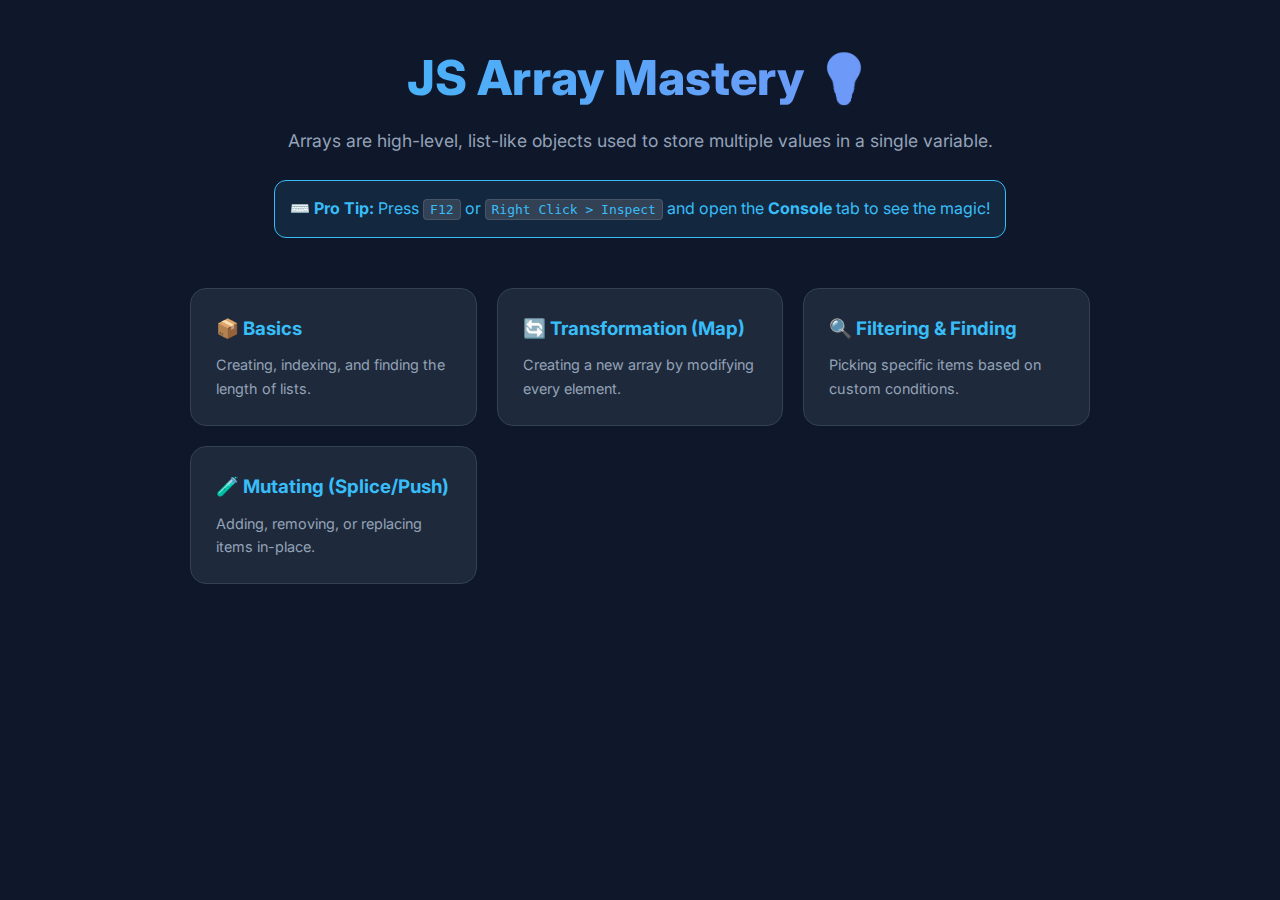
<file: arrays/index.html>
<!DOCTYPE html>
<html lang="en">
<head>
    <meta charset="UTF-8">
    <meta name="viewport" content="width=device-width, initial-scale=1.0">
    <title>JS Array Mastery 🚀</title>
    <link rel="stylesheet" href="./style.css">
    <link href="https://fonts.googleapis.com/css2?family=Inter:wght@400;600;800&display=swap" rel="stylesheet">
    <link rel="shortcut icon" href="./arr-favicon.png" type="image/x-icon">
</head>
<body>
    <!-- Main Container -->
    <div class="container">
        <header>
            <h1>JS Array Mastery 💡</h1>
            <p>Arrays are high-level, list-like objects used to store multiple values in a single variable.</p>
            <div class="alert">
                <strong>⌨️ Pro Tip:</strong> Press <kbd>F12</kbd> or <kbd>Right Click > Inspect</kbd> and open the <strong>Console</strong> tab to see the magic! 
            </div>
        </header>
        <!-- Grid -->
        <main class="grid">
            <!-- Cards -->
            <div class="card">
                <h3>📦 Basics</h3>
                <p>Creating, indexing, and finding the length of lists.</p>
            </div>
            <div class="card">
                <h3>🔄 Transformation (Map)</h3>
                <p>Creating a new array by modifying every element.</p>
            </div>
            <div class="card">
                <h3>🔍 Filtering & Finding</h3>
                <p>Picking specific items based on custom conditions.</p>
            </div>
            <div class="card">
                <h3>🧪 Mutating (Splice/Push)</h3>
                <p>Adding, removing, or replacing items in-place.</p>
            </div>
        </main>
    </div>

    <script src="./script.js"></script>
</body>
</html>
</file>
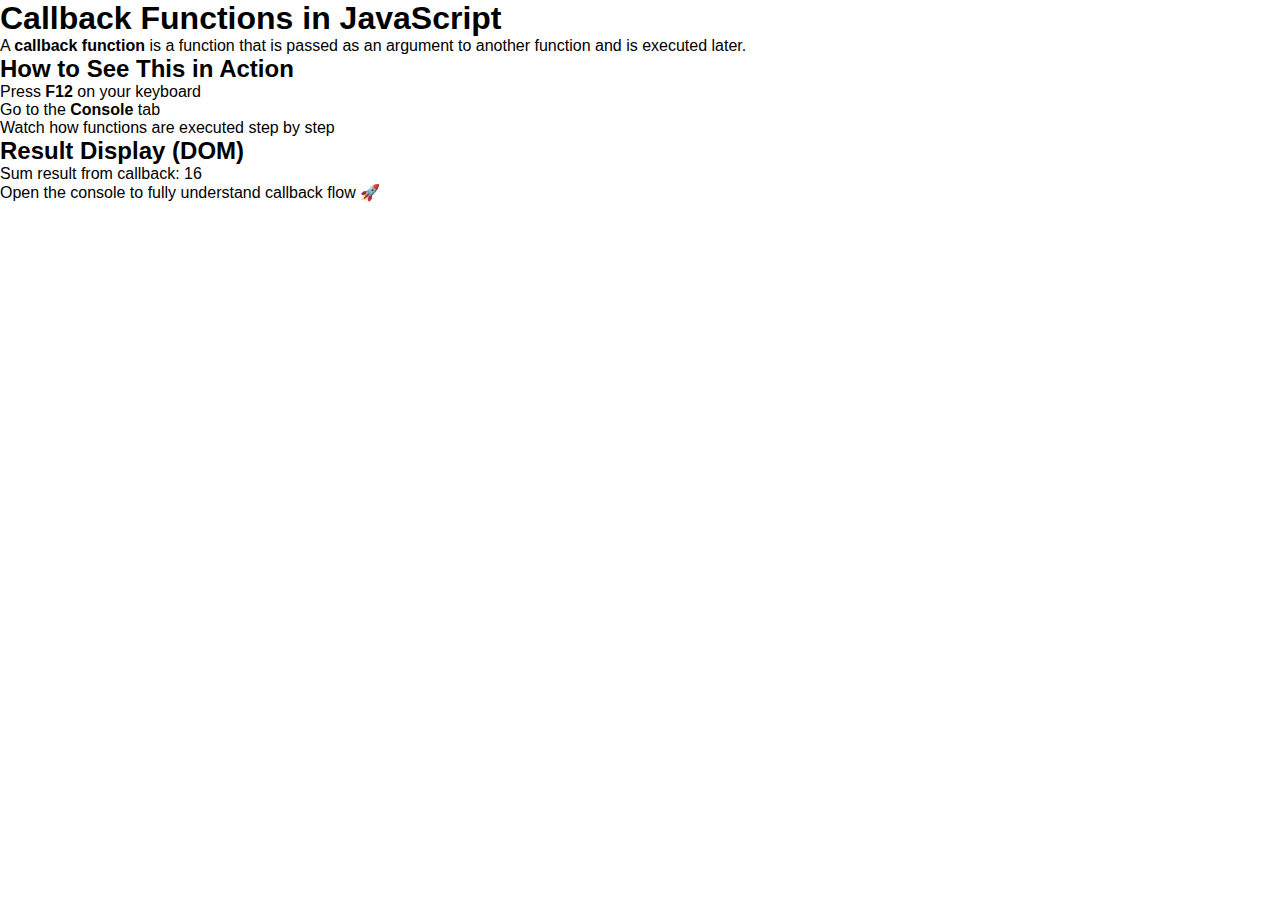
<file: callbacks/index.html>
<!DOCTYPE html>
<html lang="en">
<head>
    <meta charset="UTF-8" />
    <meta name="viewport" content="width=device-width, initial-scale=1.0"/>
    <title>Callback Functions in JavaScript</title>
    <link rel="stylesheet" href="./style.css"/>
</head>
<body>

    <main class="container">
        <h1>Callback Functions in JavaScript</h1>

        <p class="intro">
            A <strong>callback function</strong> is a function that is passed
            as an argument to another function and is executed later.
        </p>

        <div class="info-box">
            <h2>How to See This in Action</h2>
            <ul>
                <li>Press <strong>F12</strong> on your keyboard</li>
                <li>Go to the <strong>Console</strong> tab</li>
                <li>Watch how functions are executed step by step</li>
            </ul>
        </div>

        <section class="result-section">
            <h2>Result Display (DOM)</h2>
            <p id="func-result">Waiting for callback execution...</p>
        </section>

        <footer>
            <p>Open the console to fully understand callback flow 🚀</p>
        </footer>
    </main>

    <script src="./callback.js"></script>
</body>
</html>
</file>
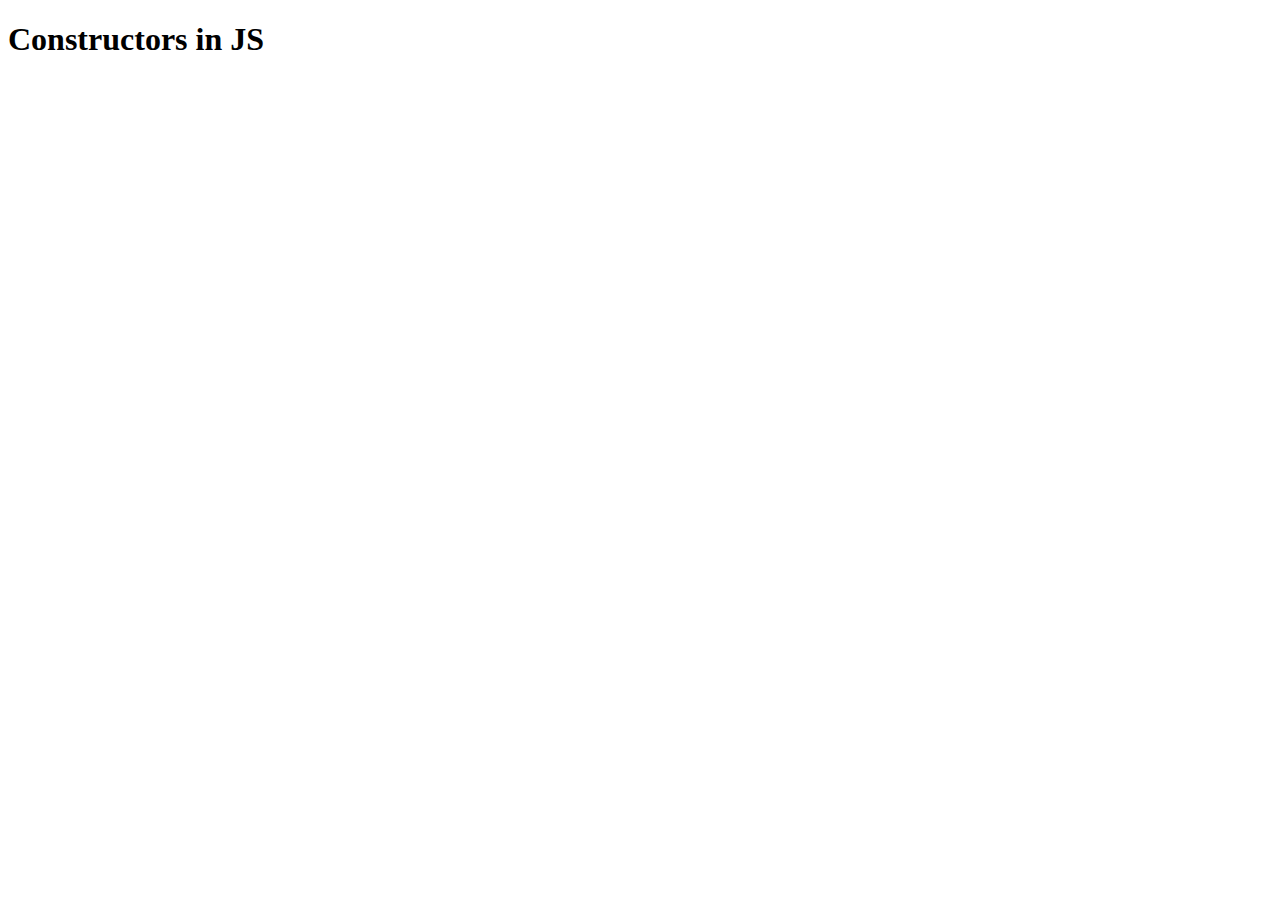
<file: constructors/index.html>
<!DOCTYPE html>
<html lang="en">
<head>
    <meta charset="UTF-8">
    <meta name="viewport" content="width=device-width, initial-scale=1.0">
    <title>Constructors in JS</title>
</head>
<body>
    <h1>Constructors in JS</h1>
</body>
</html>
</file>
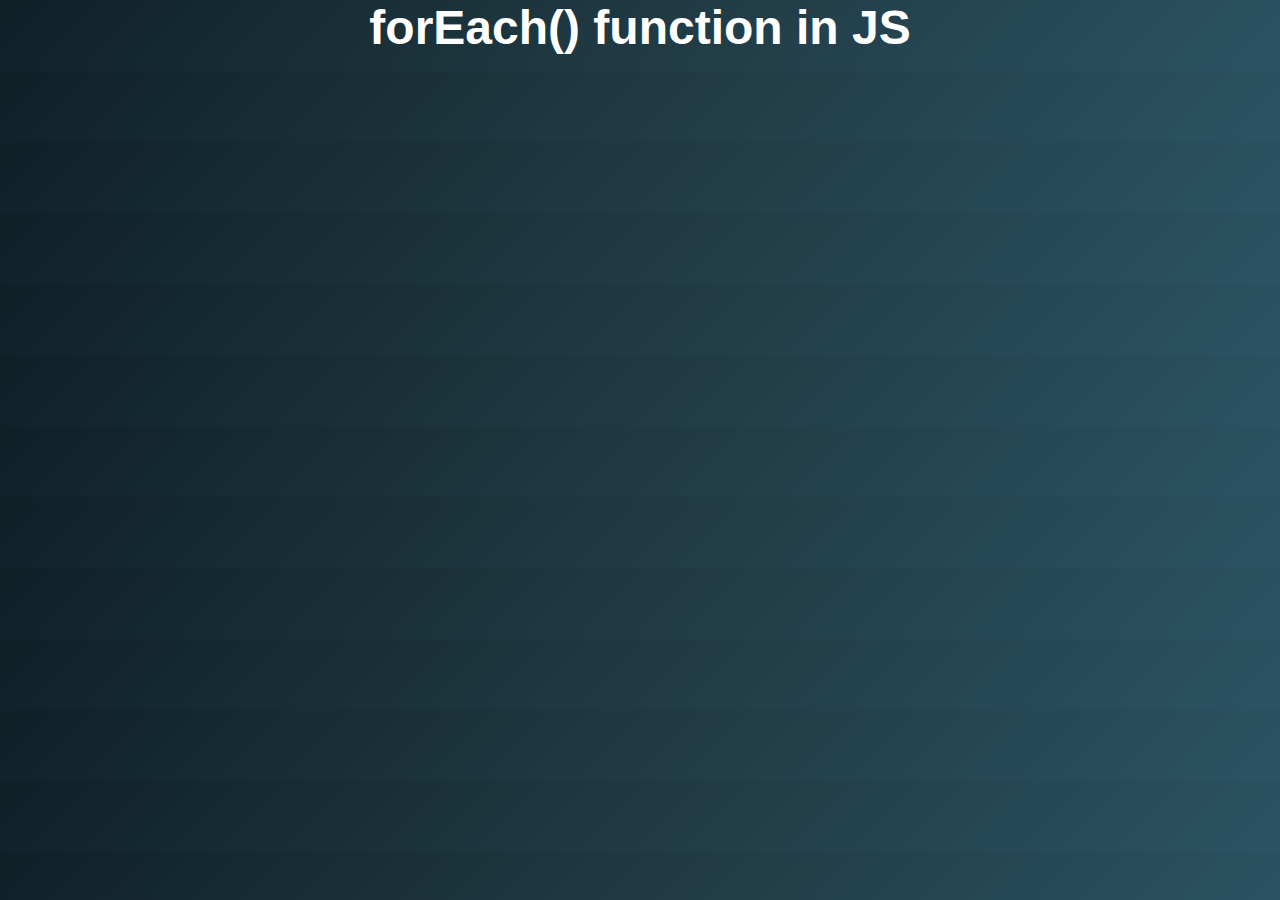
<file: for-each/index.html>
<!DOCTYPE html>
<html lang="en">
<head>
    <meta charset="UTF-8">
    <meta name="viewport" content="width=device-width, initial-scale=1.0">
    <title>forEach() JS</title>
    <link rel="stylesheet" href="./style.css">
</head>
<body>
    <h1>forEach() function in JS</h1>
    <script src="./foreach.js"></script>
</body>
</html>
</file>
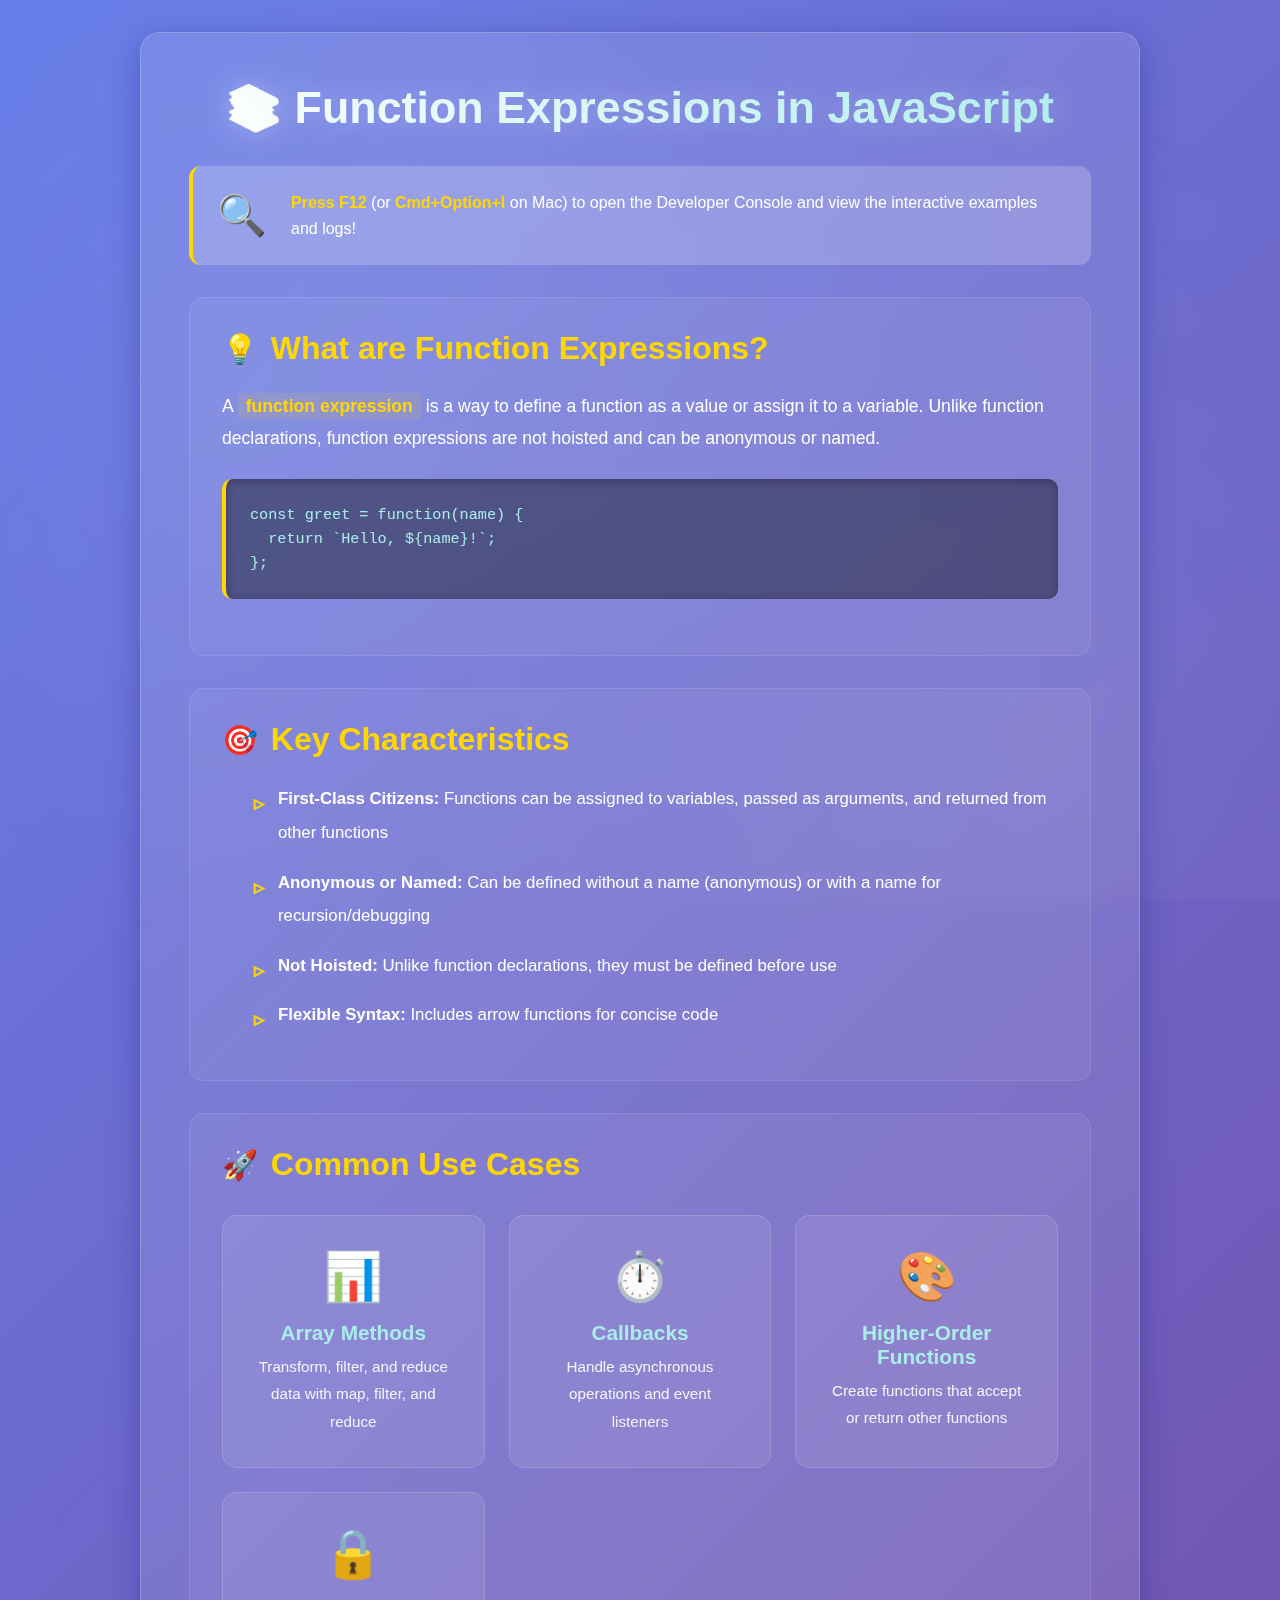
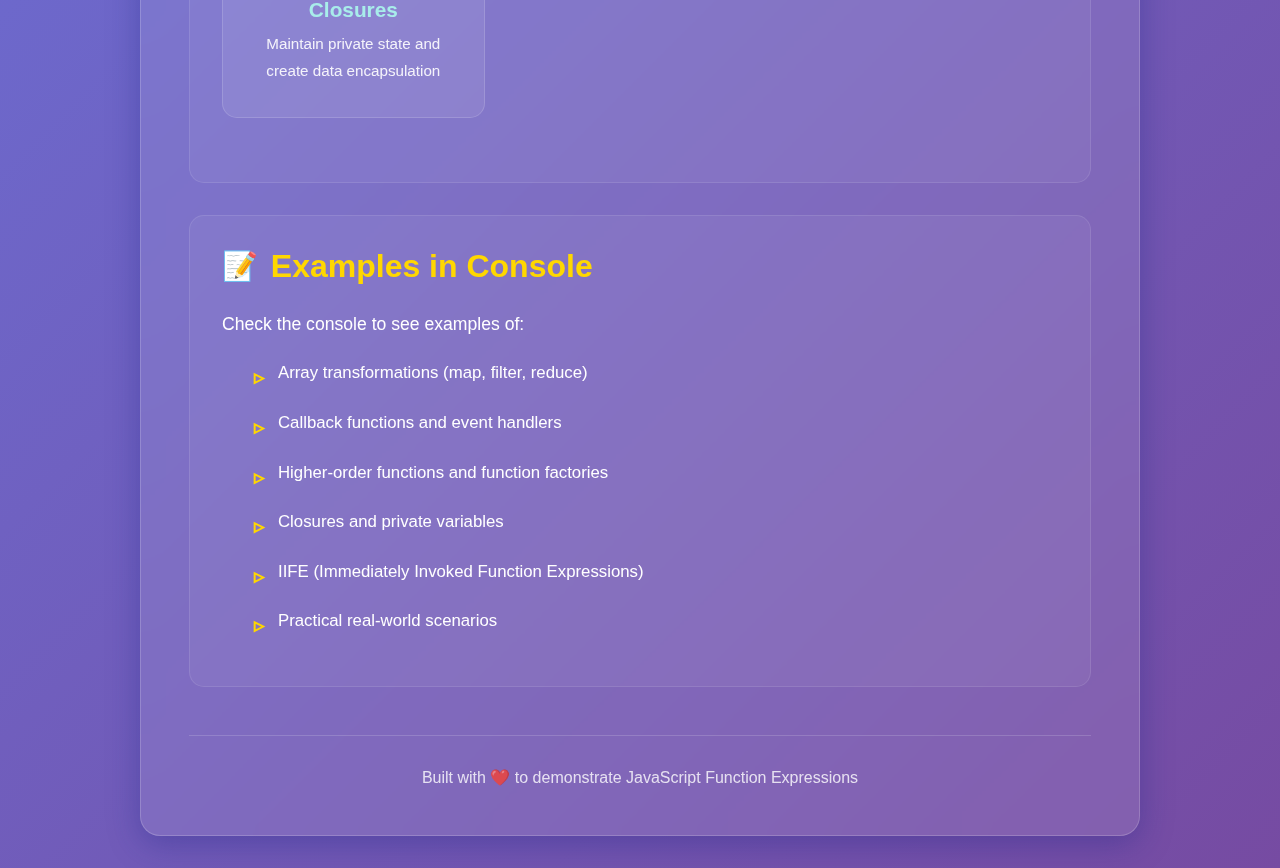
<file: function-expressions/index.html>
<!DOCTYPE html>
<html lang="en">
<head>
    <meta charset="UTF-8">
    <meta name="viewport" content="width=device-width, initial-scale=1.0">
    <title>Function Expressions in JS</title>
    <link rel="stylesheet" href="./style.css">
</head>
<body>
    <div class="container">
        <h1 class="main-title">📚 Function Expressions in JavaScript</h1>
        
        <div class="console-alert">
            <div class="icon">🔍</div>
            <div class="alert-content">
                <strong>Press F12</strong> (or <strong>Cmd+Option+I</strong> on Mac) to open the Developer Console and view the interactive examples and logs!
            </div>
        </div>

        <section class="content-section">
            <h2><span class="emoji">💡</span> What are Function Expressions?</h2>
            <p>
                A <span class="highlight">function expression</span> is a way to define a function as a value or assign it to a variable. 
                Unlike function declarations, function expressions are not hoisted and can be anonymous or named.
            </p>
            <div class="code-snippet">
                <code>
const greet = function(name) {<br>
&nbsp;&nbsp;return `Hello, ${name}!`;<br>
};
                </code>
            </div>
        </section>

        <section class="content-section">
            <h2><span class="emoji">🎯</span> Key Characteristics</h2>
            <ul class="feature-list">
                <li><strong>First-Class Citizens:</strong> Functions can be assigned to variables, passed as arguments, and returned from other functions</li>
                <li><strong>Anonymous or Named:</strong> Can be defined without a name (anonymous) or with a name for recursion/debugging</li>
                <li><strong>Not Hoisted:</strong> Unlike function declarations, they must be defined before use</li>
                <li><strong>Flexible Syntax:</strong> Includes arrow functions for concise code</li>
            </ul>
        </section>

        <section class="content-section">
            <h2><span class="emoji">🚀</span> Common Use Cases</h2>
            
            <div class="use-case-grid">
                <div class="use-case-card">
                    <div class="card-icon">📊</div>
                    <h3>Array Methods</h3>
                    <p>Transform, filter, and reduce data with map, filter, and reduce</p>
                </div>
                <div class="use-case-card">
                    <div class="card-icon">⏱️</div>
                    <h3>Callbacks</h3>
                    <p>Handle asynchronous operations and event listeners</p>
                </div>
                <div class="use-case-card">
                    <div class="card-icon">🎨</div>
                    <h3>Higher-Order Functions</h3>
                    <p>Create functions that accept or return other functions</p>
                </div>
                <div class="use-case-card">
                    <div class="card-icon">🔒</div>
                    <h3>Closures</h3>
                    <p>Maintain private state and create data encapsulation</p>
                </div>
            </div>
        </section>

        <section class="content-section">
            <h2><span class="emoji">📝</span> Examples in Console</h2>
            <p>Check the console to see examples of:</p>
            <ul class="feature-list">
                <li>Array transformations (map, filter, reduce)</li>
                <li>Callback functions and event handlers</li>
                <li>Higher-order functions and function factories</li>
                <li>Closures and private variables</li>
                <li>IIFE (Immediately Invoked Function Expressions)</li>
                <li>Practical real-world scenarios</li>
            </ul>
        </section>

        <footer class="page-footer">
            Built with ❤️ to demonstrate JavaScript Function Expressions
        </footer>
    </div>

    <script src="./func-expression.js"></script>
</body>
</html>
</file>
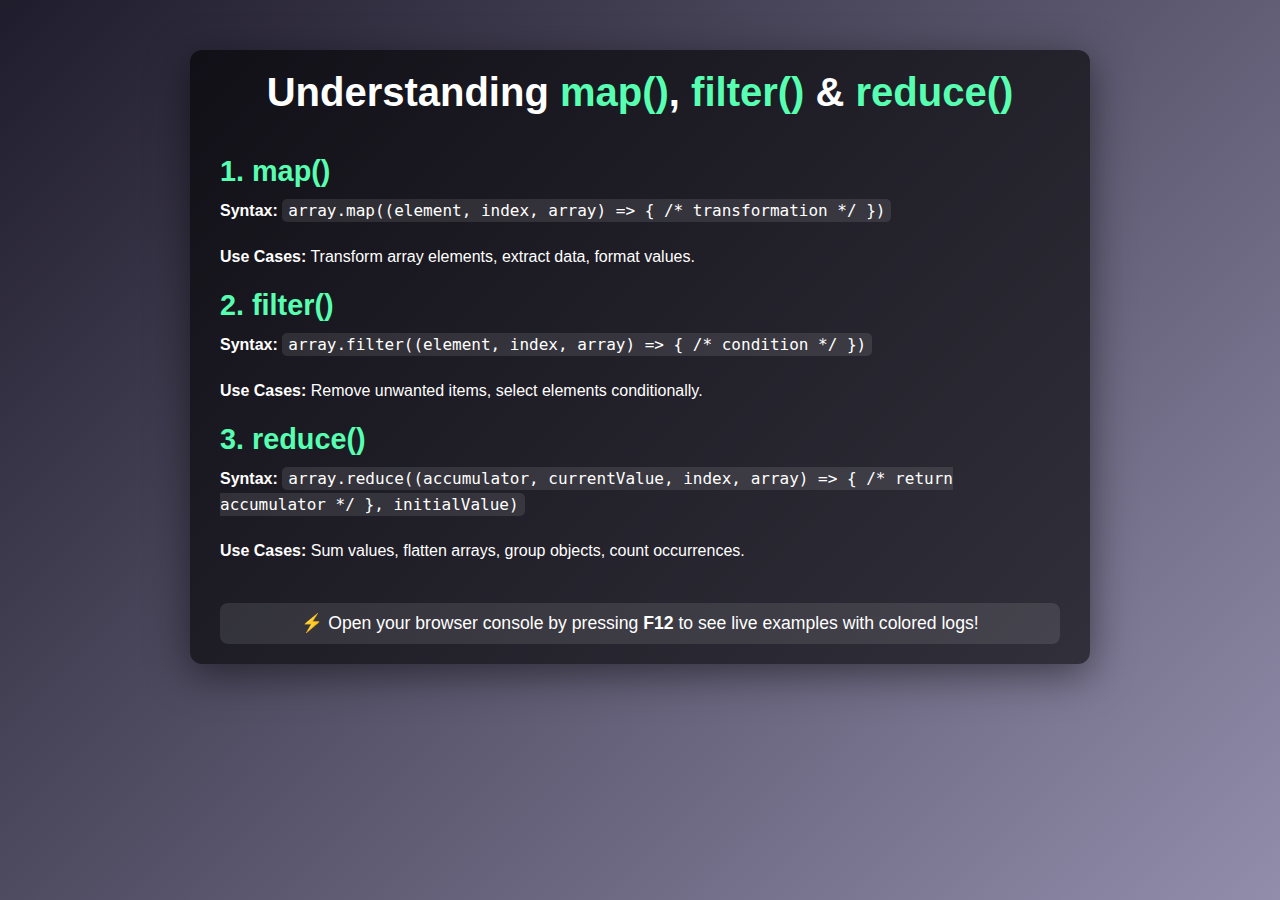
<file: map-filter-reduce/index.html>
<!DOCTYPE html>
<html lang="en">
<head>
    <meta charset="UTF-8">
    <meta name="viewport" content="width=device-width, initial-scale=1.0">
    <title>map(), filter() & reduce() in JavaScript</title>
    <link rel="stylesheet" href="./style.css">
</head>
<body>
    <div class="container">
        <h1>Understanding <span>map()</span>, <span>filter()</span> & <span>reduce()</span></h1>
        
        <section>
            <h2>1. map()</h2>
            <p><strong>Syntax:</strong> <code>array.map((element, index, array) => { /* transformation */ })</code></p>
            <p><strong>Use Cases:</strong> Transform array elements, extract data, format values.</p>
        </section>

        <section>
            <h2>2. filter()</h2>
            <p><strong>Syntax:</strong> <code>array.filter((element, index, array) => { /* condition */ })</code></p>
            <p><strong>Use Cases:</strong> Remove unwanted items, select elements conditionally.</p>
        </section>

        <section>
            <h2>3. reduce()</h2>
            <p><strong>Syntax:</strong> <code>array.reduce((accumulator, currentValue, index, array) => { /* return accumulator */ }, initialValue)</code></p>
            <p><strong>Use Cases:</strong> Sum values, flatten arrays, group objects, count occurrences.</p>
        </section>

        <div class="console-note">
            ⚡ Open your browser console by pressing <strong>F12</strong> to see live examples with colored logs!
        </div>
    </div>

    <script src="./mfr.js"></script>
</body>
</html>
</file>
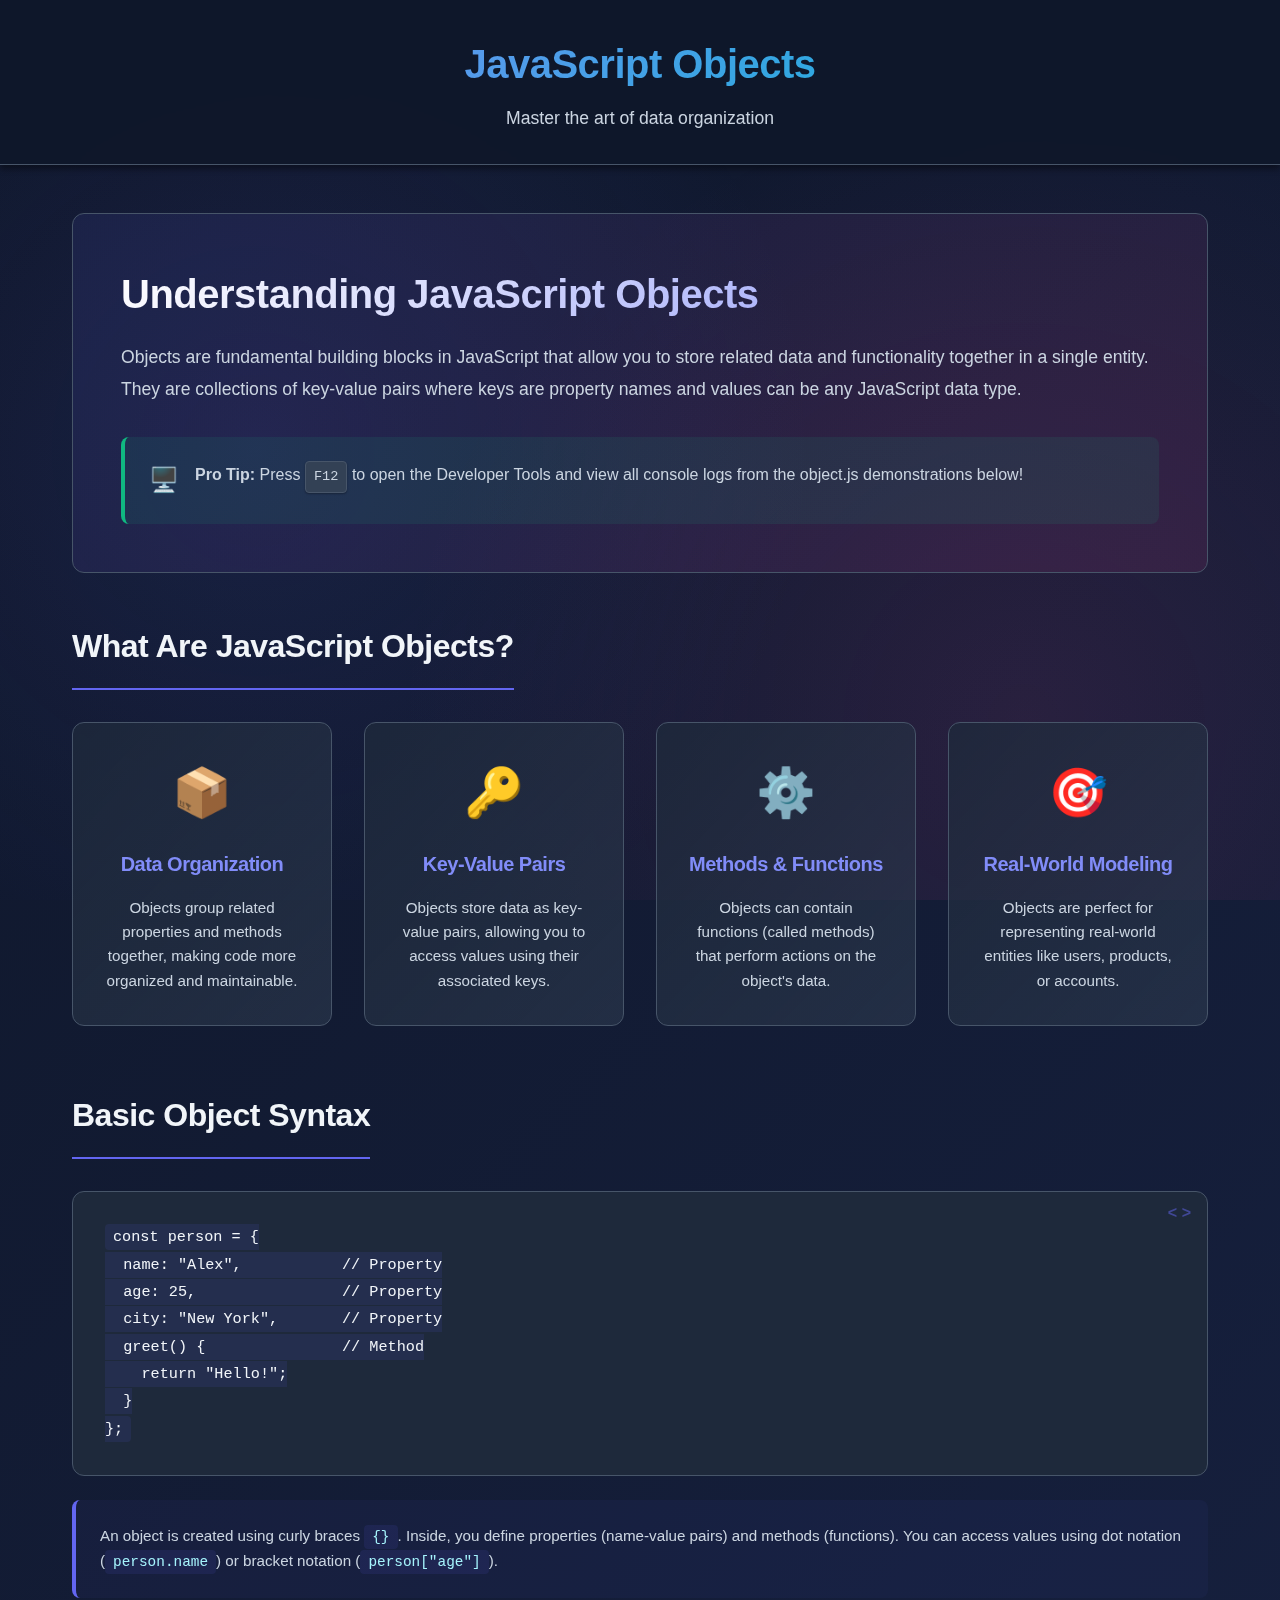
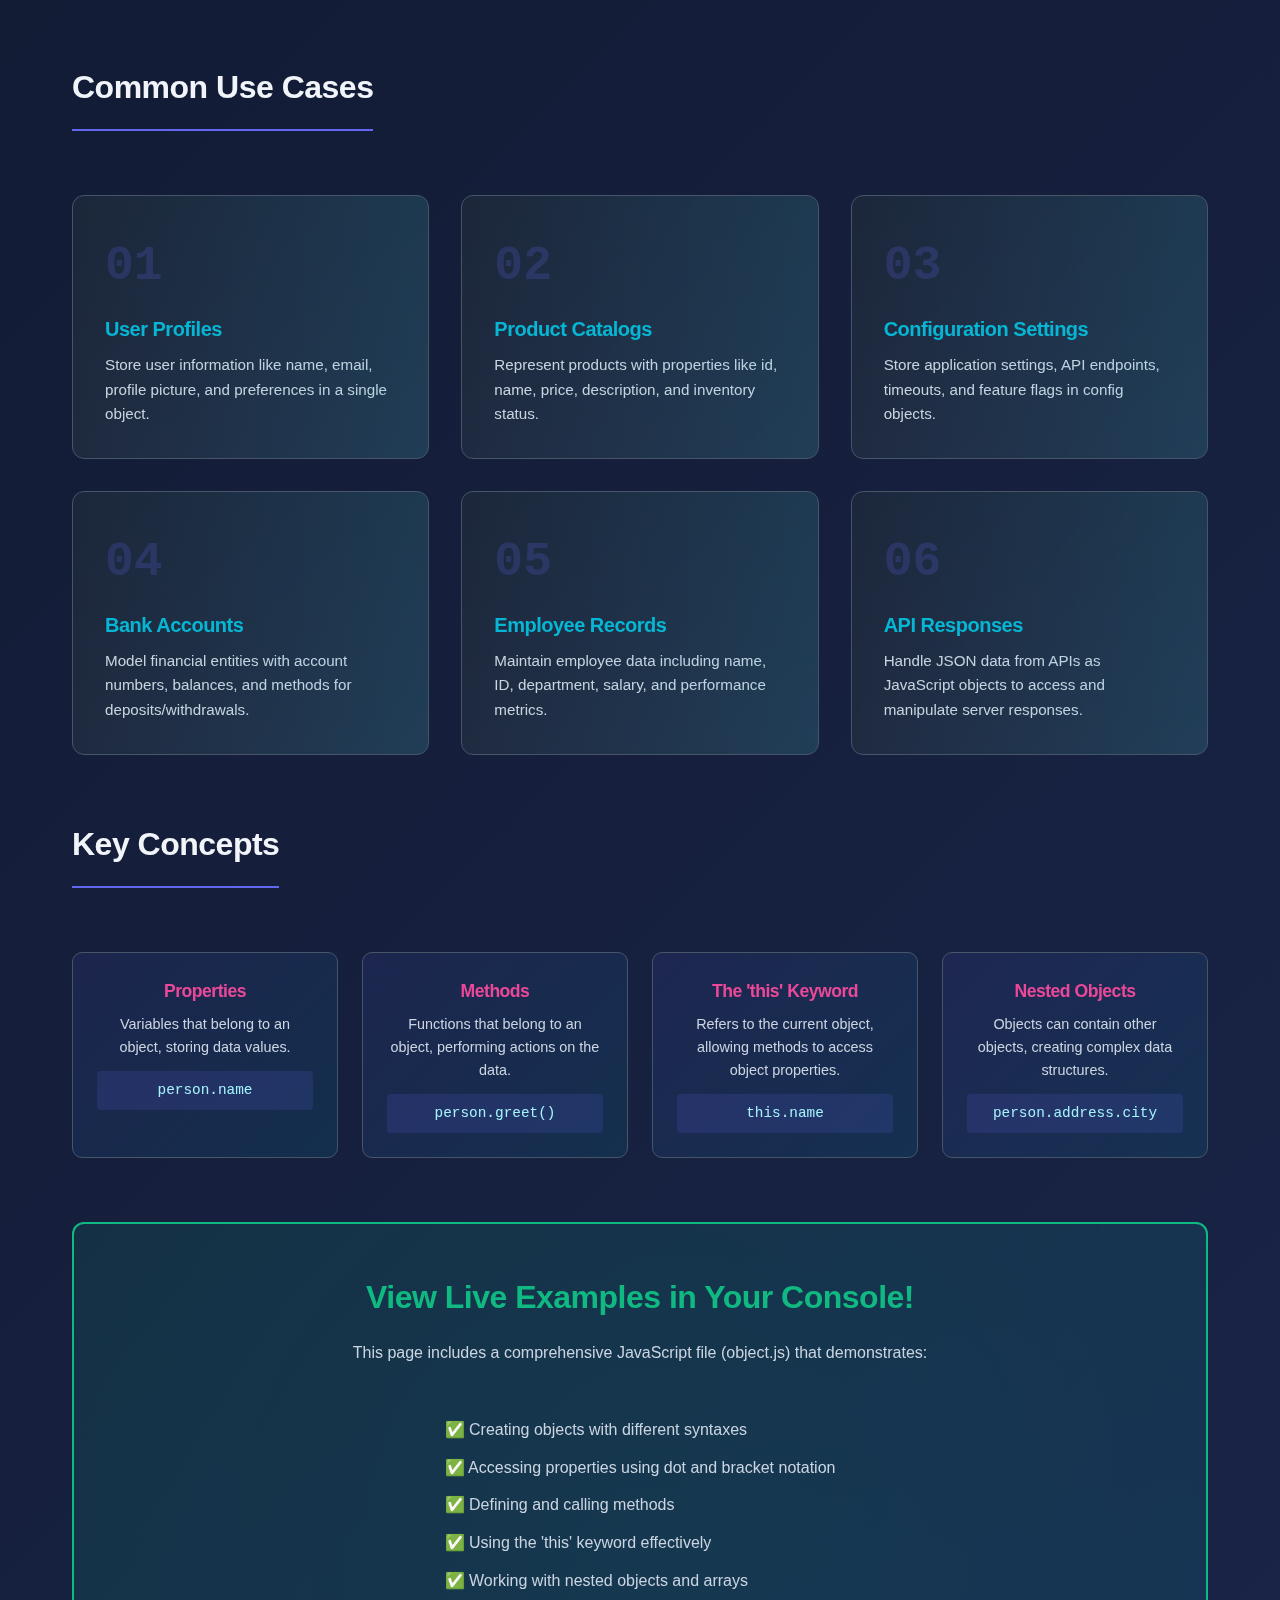
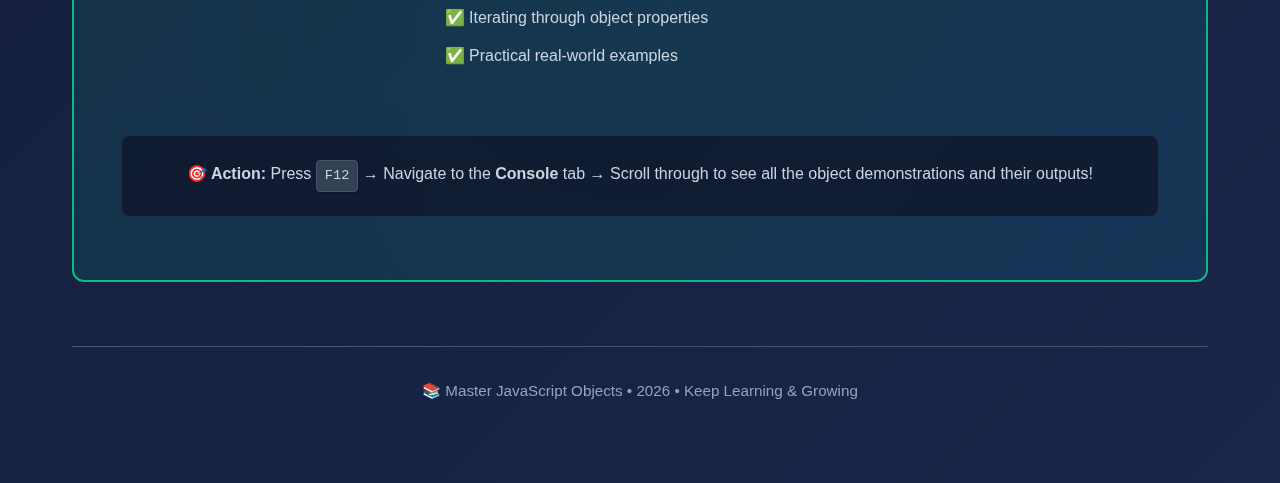
<file: objects/index.html>
<!DOCTYPE html>
<html lang="en">
<head>
    <meta charset="UTF-8">
    <meta name="viewport" content="width=device-width, initial-scale=1.0">
    <title>JavaScript Objects - Comprehensive Guide</title>
    <link rel="stylesheet" href="./style.css">
</head>
<body>
    <!-- Navigation Header -->
    <header class="navbar">
        <div class="nav-container">
            <h1 class="logo">JavaScript Objects</h1>
            <p class="subtitle">Master the art of data organization</p>
        </div>
    </header>

    <!-- Main Container -->
    <main class="container">
        <!-- Hero Section -->
        <section class="hero">
            <div class="hero-content">
                <h2 class="hero-title">Understanding JavaScript Objects</h2>
                <p class="hero-description">
                    Objects are fundamental building blocks in JavaScript that allow you to store related data 
                    and functionality together in a single entity. They are collections of key-value pairs where 
                    keys are property names and values can be any JavaScript data type.
                </p>
                <div class="console-hint">
                    <span class="hint-icon">🖥️</span>
                    <p><strong>Pro Tip:</strong> Press <kbd>F12</kbd> to open the Developer Tools and view all console logs 
                    from the object.js demonstrations below!</p>
                </div>
            </div>
        </section>

        <!-- What Are Objects Section -->
        <section class="section">
            <h2 class="section-title">What Are JavaScript Objects?</h2>
            <div class="content-grid">
                <div class="card">
                    <div class="card-icon">📦</div>
                    <h3>Data Organization</h3>
                    <p>Objects group related properties and methods together, making code more organized and maintainable.</p>
                </div>
                <div class="card">
                    <div class="card-icon">🔑</div>
                    <h3>Key-Value Pairs</h3>
                    <p>Objects store data as key-value pairs, allowing you to access values using their associated keys.</p>
                </div>
                <div class="card">
                    <div class="card-icon">⚙️</div>
                    <h3>Methods & Functions</h3>
                    <p>Objects can contain functions (called methods) that perform actions on the object's data.</p>
                </div>
                <div class="card">
                    <div class="card-icon">🎯</div>
                    <h3>Real-World Modeling</h3>
                    <p>Objects are perfect for representing real-world entities like users, products, or accounts.</p>
                </div>
            </div>
        </section>

        <!-- Object Syntax Section -->
        <section class="section">
            <h2 class="section-title">Basic Object Syntax</h2>
            <div class="syntax-box">
                <pre><code class="syntax-code">const person = {
  name: "Alex",           // Property
  age: 25,                // Property
  city: "New York",       // Property
  greet() {               // Method
    return "Hello!";
  }
};</code></pre>
            </div>
            <p class="syntax-explanation">
                An object is created using curly braces <code>{}</code>. Inside, you define properties 
                (name-value pairs) and methods (functions). You can access values using dot notation 
                (<code>person.name</code>) or bracket notation (<code>person["age"]</code>).
            </p>
        </section>

        <!-- Use Cases Section -->
        <section class="section">
            <h2 class="section-title">Common Use Cases</h2>
            <div class="use-cases">
                <div class="use-case-item">
                    <div class="use-case-number">01</div>
                    <h3>User Profiles</h3>
                    <p>Store user information like name, email, profile picture, and preferences in a single object.</p>
                </div>
                <div class="use-case-item">
                    <div class="use-case-number">02</div>
                    <h3>Product Catalogs</h3>
                    <p>Represent products with properties like id, name, price, description, and inventory status.</p>
                </div>
                <div class="use-case-item">
                    <div class="use-case-number">03</div>
                    <h3>Configuration Settings</h3>
                    <p>Store application settings, API endpoints, timeouts, and feature flags in config objects.</p>
                </div>
                <div class="use-case-item">
                    <div class="use-case-number">04</div>
                    <h3>Bank Accounts</h3>
                    <p>Model financial entities with account numbers, balances, and methods for deposits/withdrawals.</p>
                </div>
                <div class="use-case-item">
                    <div class="use-case-number">05</div>
                    <h3>Employee Records</h3>
                    <p>Maintain employee data including name, ID, department, salary, and performance metrics.</p>
                </div>
                <div class="use-case-item">
                    <div class="use-case-number">06</div>
                    <h3>API Responses</h3>
                    <p>Handle JSON data from APIs as JavaScript objects to access and manipulate server responses.</p>
                </div>
            </div>
        </section>

        <!-- Key Concepts Section -->
        <section class="section">
            <h2 class="section-title">Key Concepts</h2>
            <div class="concepts-grid">
                <div class="concept-card">
                    <h3>Properties</h3>
                    <p>Variables that belong to an object, storing data values.</p>
                    <code>person.name</code>
                </div>
                <div class="concept-card">
                    <h3>Methods</h3>
                    <p>Functions that belong to an object, performing actions on the data.</p>
                    <code>person.greet()</code>
                </div>
                <div class="concept-card">
                    <h3>The 'this' Keyword</h3>
                    <p>Refers to the current object, allowing methods to access object properties.</p>
                    <code>this.name</code>
                </div>
                <div class="concept-card">
                    <h3>Nested Objects</h3>
                    <p>Objects can contain other objects, creating complex data structures.</p>
                    <code>person.address.city</code>
                </div>
            </div>
        </section>

        <!-- Console Output Reminder -->
        <section class="section cta-section">
            <div class="cta-box">
                <h2>View Live Examples in Your Console!</h2>
                <p>This page includes a comprehensive JavaScript file (object.js) that demonstrates:</p>
                <ul class="feature-list">
                    <li>✅ Creating objects with different syntaxes</li>
                    <li>✅ Accessing properties using dot and bracket notation</li>
                    <li>✅ Defining and calling methods</li>
                    <li>✅ Using the 'this' keyword effectively</li>
                    <li>✅ Working with nested objects and arrays</li>
                    <li>✅ Iterating through object properties</li>
                    <li>✅ Practical real-world examples</li>
                </ul>
                <p class="cta-instruction">
                    <strong>🎯 Action:</strong> Press <kbd>F12</kbd> → Navigate to the <strong>Console</strong> tab → 
                    Scroll through to see all the object demonstrations and their outputs!
                </p>
            </div>
        </section>

        <!-- Footer -->
        <footer class="footer">
            <p>📚 Master JavaScript Objects • <span class="year"></span> • Keep Learning & Growing</p>
        </footer>
    </main>

    <script src="./object.js"></script>
    <script>
        // Set current year in footer
        document.querySelector('.year').textContent = new Date().getFullYear();
    </script>
</body>
</html>
</file>
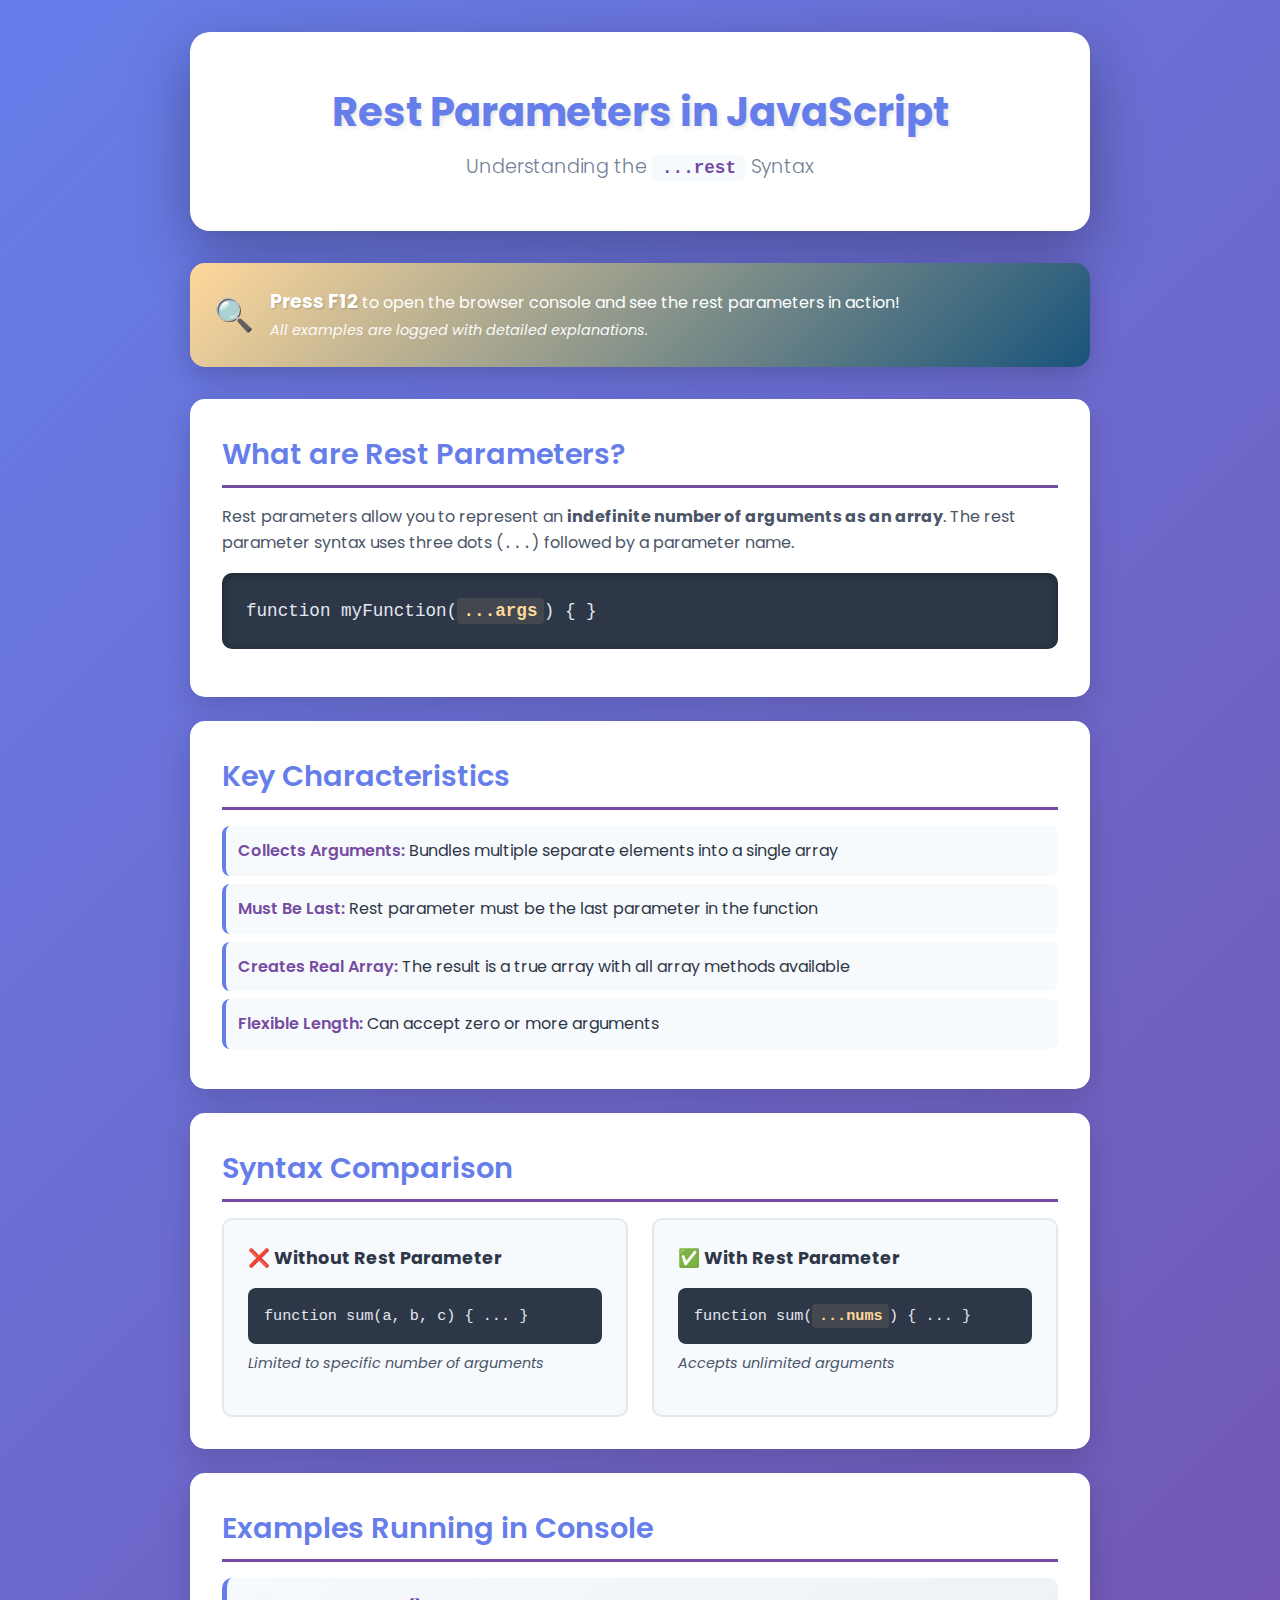
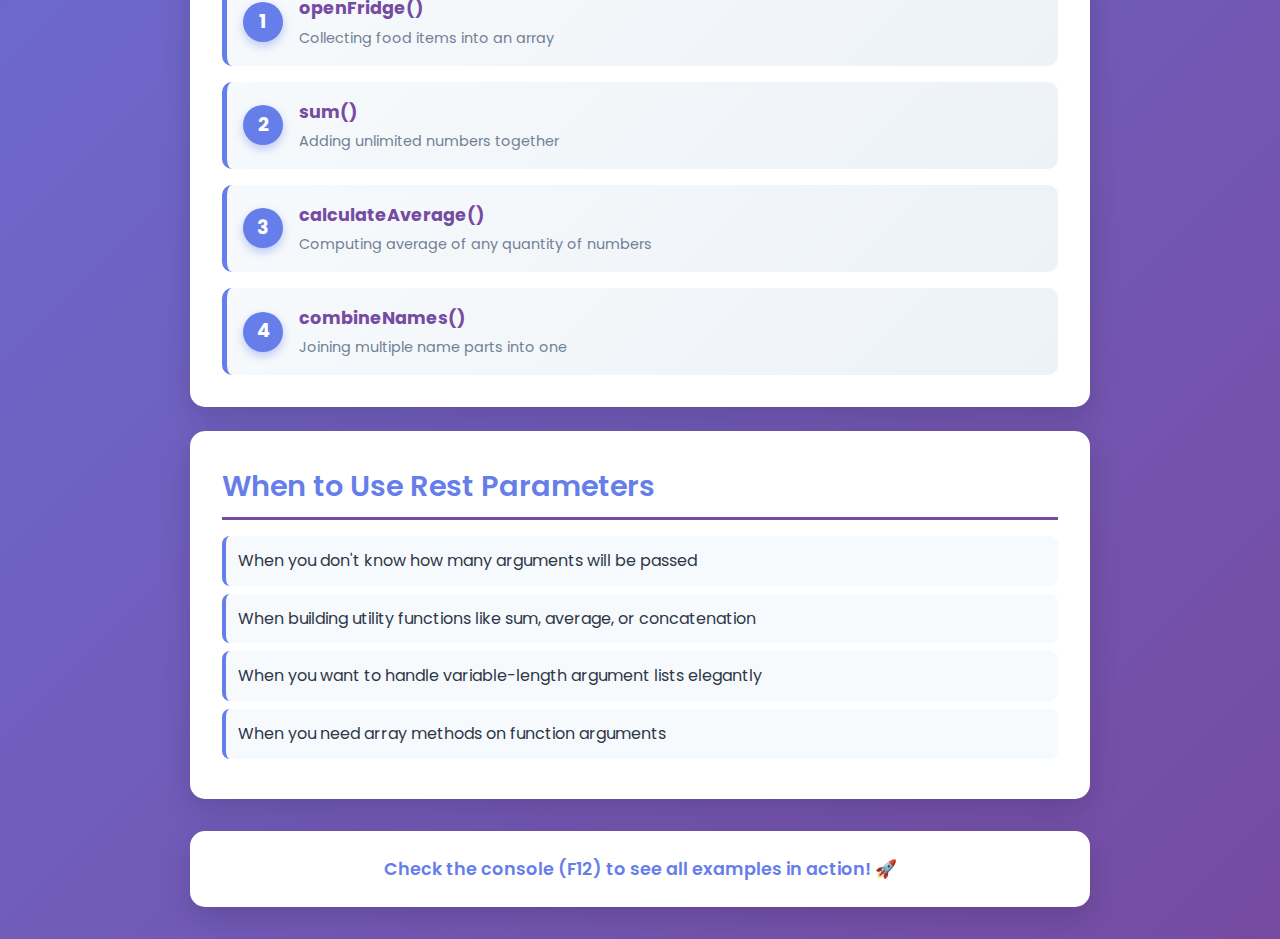
<file: rest-parameter/index.html>
<!DOCTYPE html>
<html lang="en">
<head>
    <meta charset="UTF-8">
    <meta name="viewport" content="width=device-width, initial-scale=1.0">
    <title>Rest Parameter JS - Complete Guide</title>
    <link rel="stylesheet" href="./style.css">
    <link rel="preconnect" href="https://fonts.googleapis.com">
    <link rel="preconnect" href="https://fonts.gstatic.com" crossorigin>
    <link href="https://fonts.googleapis.com/css2?family=Poppins:wght@300;400;600;700&display=swap" rel="stylesheet">
</head>
<body>
    <div class="container">
        <header>
            <h1>Rest Parameters in JavaScript</h1>
            <p class="subtitle">Understanding the <code>...rest</code> Syntax</p>
        </header>

        <div class="console-alert">
            <span class="alert-icon">🔍</span>
            <div>
                <strong>Press F12</strong> to open the browser console and see the rest parameters in action!
                <br>
                <span class="hint">All examples are logged with detailed explanations.</span>
            </div>
        </div>

        <main>
            <section class="info-card">
                <h2>What are Rest Parameters?</h2>
                <p>
                    Rest parameters allow you to represent an <strong>indefinite number of arguments as an array</strong>. 
                    The rest parameter syntax uses three dots (<code>...</code>) followed by a parameter name.
                </p>
                <div class="code-example">
                    <code>function myFunction(<span class="highlight">...args</span>) { }</code>
                </div>
            </section>

            <section class="info-card">
                <h2>Key Characteristics</h2>
                <ul>
                    <li><strong>Collects Arguments:</strong> Bundles multiple separate elements into a single array</li>
                    <li><strong>Must Be Last:</strong> Rest parameter must be the last parameter in the function</li>
                    <li><strong>Creates Real Array:</strong> The result is a true array with all array methods available</li>
                    <li><strong>Flexible Length:</strong> Can accept zero or more arguments</li>
                </ul>
            </section>

            <section class="info-card">
                <h2>Syntax Comparison</h2>
                <div class="comparison">
                    <div class="comparison-item">
                        <h3>❌ Without Rest Parameter</h3>
                        <code>function sum(a, b, c) { ... }</code>
                        <p class="note">Limited to specific number of arguments</p>
                    </div>
                    <div class="comparison-item">
                        <h3>✅ With Rest Parameter</h3>
                        <code>function sum(<span class="highlight">...nums</span>) { ... }</code>
                        <p class="note">Accepts unlimited arguments</p>
                    </div>
                </div>
            </section>

            <section class="info-card">
                <h2>Examples Running in Console</h2>
                <div class="examples-list">
                    <div class="example-item">
                        <span class="number">1</span>
                        <div>
                            <h4>openFridge()</h4>
                            <p>Collecting food items into an array</p>
                        </div>
                    </div>
                    <div class="example-item">
                        <span class="number">2</span>
                        <div>
                            <h4>sum()</h4>
                            <p>Adding unlimited numbers together</p>
                        </div>
                    </div>
                    <div class="example-item">
                        <span class="number">3</span>
                        <div>
                            <h4>calculateAverage()</h4>
                            <p>Computing average of any quantity of numbers</p>
                        </div>
                    </div>
                    <div class="example-item">
                        <span class="number">4</span>
                        <div>
                            <h4>combineNames()</h4>
                            <p>Joining multiple name parts into one</p>
                        </div>
                    </div>
                </div>
            </section>

            <section class="info-card">
                <h2>When to Use Rest Parameters</h2>
                <ul>
                    <li>When you don't know how many arguments will be passed</li>
                    <li>When building utility functions like sum, average, or concatenation</li>
                    <li>When you want to handle variable-length argument lists elegantly</li>
                    <li>When you need array methods on function arguments</li>
                </ul>
            </section>
        </main>

        <footer>
            <p>Check the console (F12) to see all examples in action! 🚀</p>
        </footer>
    </div>
    
    <script src="./rest.js"></script>
</body>
</html>
</file>
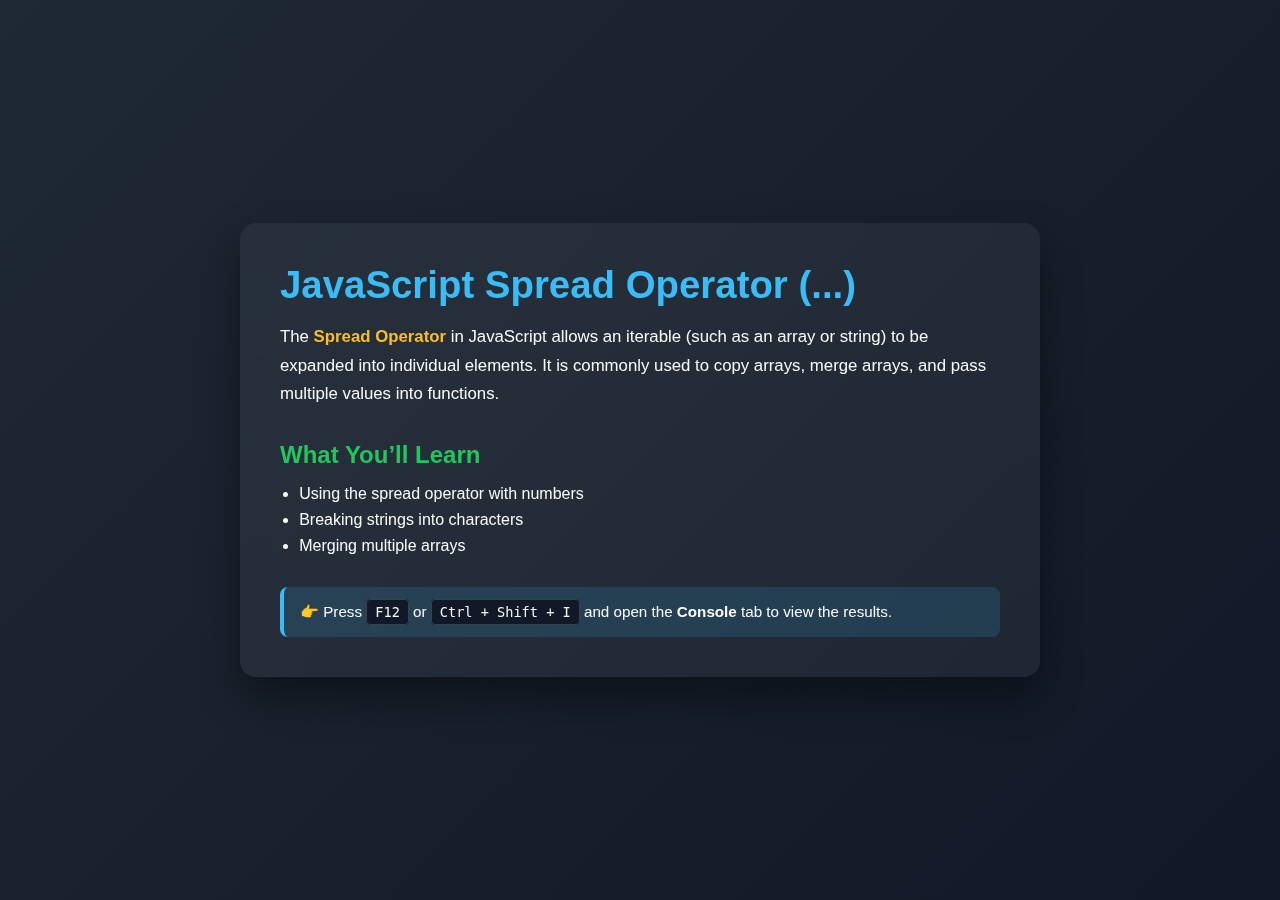
<file: spread-operator/index.html>
<!DOCTYPE html>
<html lang="en">
<head>
    <meta charset="UTF-8">
    <meta name="viewport" content="width=device-width, initial-scale=1.0">
    <title>JavaScript Spread Operator</title>
    <link rel="stylesheet" href="./style.css">
</head>
<body>

    <main class="container">
        <h1>JavaScript Spread Operator (...)</h1>

        <p class="intro">
            The <span>Spread Operator</span> in JavaScript allows an iterable
            (such as an array or string) to be expanded into individual elements.
            It is commonly used to copy arrays, merge arrays, and pass multiple
            values into functions.
        </p>

        <section class="examples">
            <h2>What You’ll Learn</h2>
            <ul>
                <li>Using the spread operator with numbers</li>
                <li>Breaking strings into characters</li>
                <li>Merging multiple arrays</li>
            </ul>
        </section>

        <div class="console-tip">
            👉 Press <kbd>F12</kbd> or <kbd>Ctrl + Shift + I</kbd>  
            and open the <strong>Console</strong> tab to view the results.
        </div>
    </main>

    <script src="./spread.js"></script>
</body>
</html>
</file>
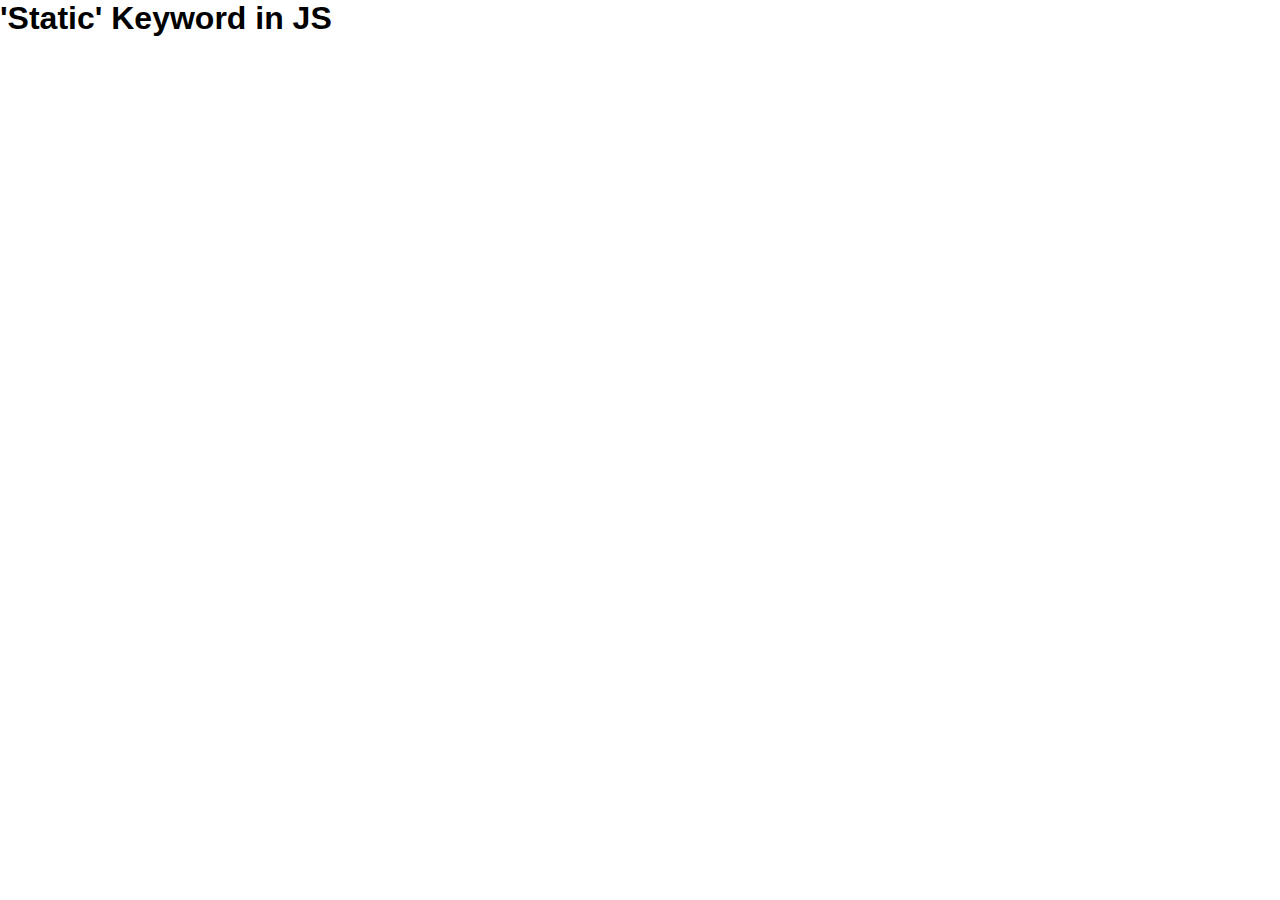
<file: static-keyword/index.html>
<!DOCTYPE html>
<html lang="en">
<head>
    <meta charset="UTF-8">
    <meta name="viewport" content="width=device-width, initial-scale=1.0">
    <title>Static keyword in JS</title>
    <link rel="stylesheet" href="./main.css">
</head>
<body>
    <h1>'Static' Keyword in JS</h1>
    <script src="./static.js"></script>
</body>
</html>
</file>
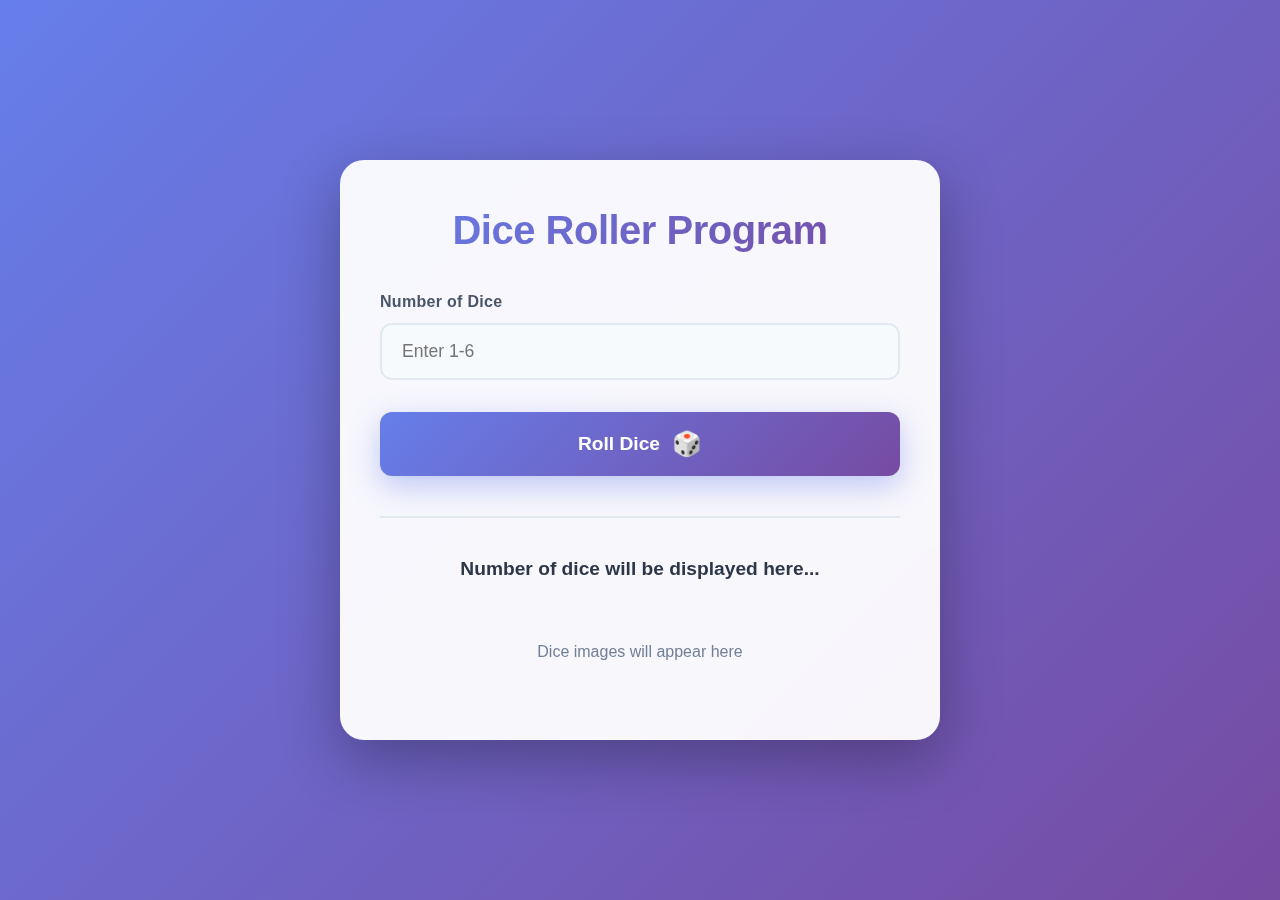
<file: mini-projects/dice-roller-program/index.html>
<!DOCTYPE html>
<html lang="en">
  <head>
    <meta charset="UTF-8" />
    <meta name="viewport" content="width=device-width, initial-scale=1.0" />
    <title>Dice Roller Program JS</title>
    <link rel="stylesheet" href="./style.css" />
  </head>
  <body>
    <div class="container">
      <div class="card">
        <h1 class="title">Dice Roller Program</h1>

        <div class="input-section">
          <label for="dice-input" class="label">Number of Dice</label>
          <input
            type="number"
            id="dice-input"
            class="dice-input"
            min="1"
            max="6"
            placeholder="Enter 1-6"
          />
        </div>

        <button id="roll-button" class="roll-button">
          <span>Roll Dice</span>
          <span class="dice-icon">🎲</span>
        </button>

        <div class="output-section">
          <p id="dice-output" class="dice-output">
            Number of dice will be displayed here...
          </p>
          <div id="dice-images" class="dice-images">
            Dice images will appear here
          </div>
        </div>
      </div>
    </div>

    <script src="./dice.js"></script>
  </body>
</html>
</file>
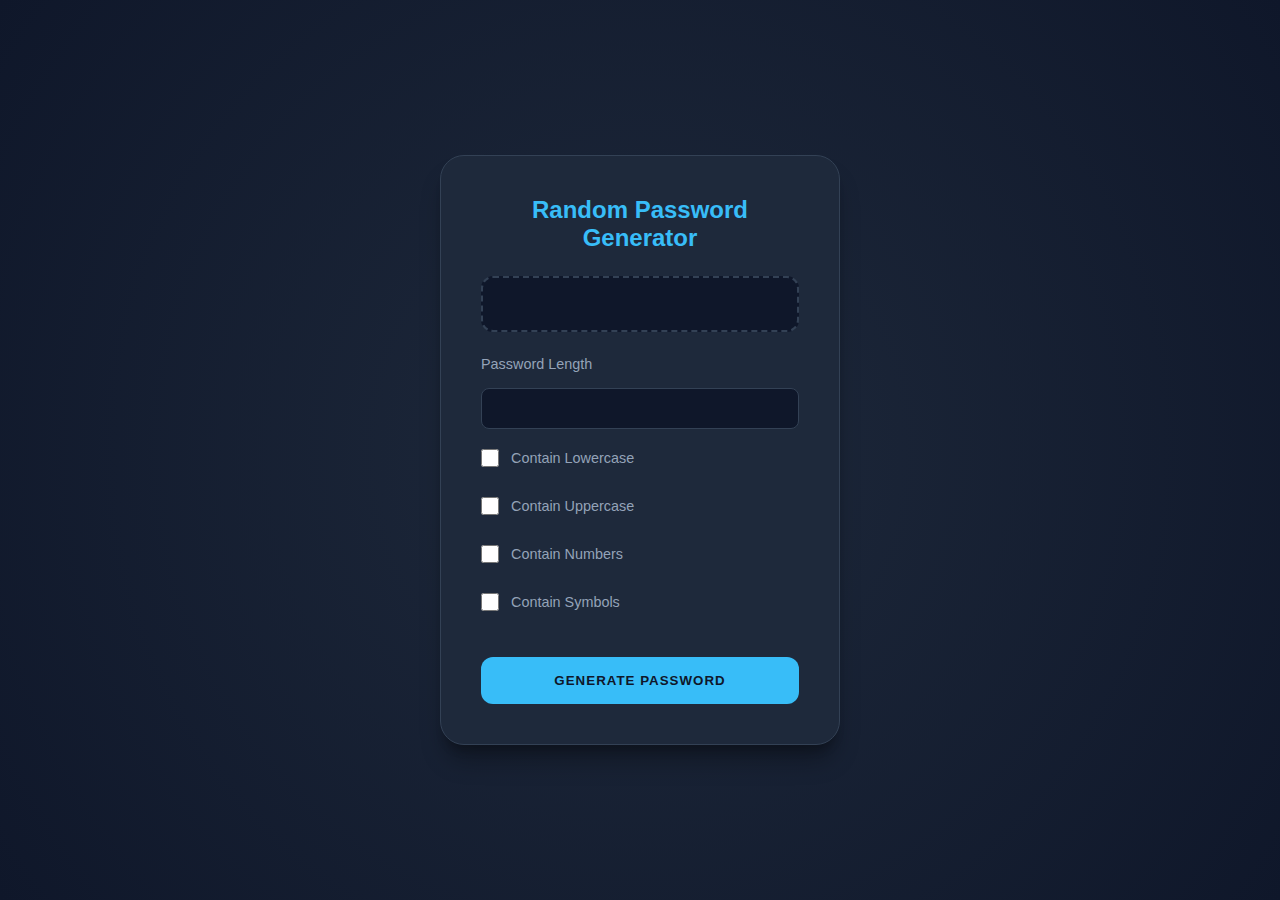
<file: mini-projects/random-password-generator/index.html>
<!DOCTYPE html>
<html lang="en">
  <head>
    <meta charset="UTF-8" />
    <meta name="viewport" content="width=device-width, initial-scale=1.0" />
    <title>Random Password Generator</title>
    <link rel="stylesheet" href="./style.css" />
  </head>
  <body>
    <div class="container">
      <h1>Random Password Generator</h1>
      <h2 id="generated-password"></h2>
      <!-- Password Length -->
      <label for="password-length">Password Length</label>
      <input type="number" id="password-length" /><br />

      <!-- Checkboxes -->
      <label for="containsLowercase">
        <input type="checkbox" id="containsLowercase" />
        Contain Lowercase </label
      ><br />

      <label for="containsUppercase">
        <input type="checkbox" id="containsUppercase" />
        Contain Uppercase </label
      ><br />

      <label for="containsNumbers">
        <input type="checkbox" id="containsNumbers" />
        Contain Numbers </label
      ><br />

      <label for="containsSymbols">
        <input type="checkbox" id="containsSymbols" />
        Contain Symbols </label
      ><br />

      <!-- Generate Button -->
       <button id="btnGenerate">Generate Password</button>
    </div>

    <script src="./generatePass.js"></script>
  </body>
</html>
</file>
<file: arrays/style.css>
/* ========== Color Scheme ========== */
:root {
    --bg-color: #0f172a;
    --card-bg: #1e293b;
    --text-main: #f8fafc;
    --text-dim: #94a3b8;
    --accent: #38bdf8;
    --success: #22c55e;
}

/* ========== Global Reset ========== */

* {
    margin: 0;
    padding: 0;
    box-sizing: border-box;
}

body {
    background-color: var(--bg-color);
    color: var(--text-main);
    font-family: 'Inter', sans-serif;
    line-height: 1.6;
    display: flex;
    justify-content: center;
    padding: 40px 20px;
}

/* ========== Container Styling ========== */

.container {
    max-width: 900px;
    width: 100%;
}

/* ========== Header Stykubg ========== */
header {
    text-align: center;
    margin-bottom: 50px;
}

h1 {
    font-size: 3rem;
    font-weight: 800;
    margin-bottom: 10px;
    background: linear-gradient(to right, #38bdf8, #818cf8);
    -webkit-background-clip: text;
    background-clip: text;
    -webkit-text-fill-color: transparent;
}

header p {
    color: var(--text-dim);
    font-size: 1.1rem;
}

.alert {
    background: rgba(56, 189, 248, 0.1);
    border: 1px solid var(--accent);
    padding: 15px;
    border-radius: 12px;
    margin-top: 25px;
    display: inline-block;
    color: var(--accent);
}

kbd {
    background: #334155;
    padding: 2px 6px;
    border-radius: 4px;
    border: 1px solid #475569;
    font-family: monospace;
}

/* ========== Grid Styling ========== */
.grid {
    display: grid;
    grid-template-columns: repeat(auto-fit, minmax(250px, 1fr));
    gap: 20px;
}

/* ========== Card Styling ========== */

.card {
    background: var(--card-bg);
    padding: 25px;
    border-radius: 16px;
    border: 1px solid #334155;
    transition: transform 0.2s ease, border-color 0.2s ease;
}

.card:hover {
    transform: translateY(-5px);
    border-color: var(--accent);
}

.card h3 {
    margin-bottom: 10px;
    color: var(--accent);
}

.card p {
    font-size: 0.9rem;
    color: var(--text-dim);
}
</file>
<file: for-each/style.css>
* {
    margin: 0;
    padding: 0;
    box-sizing: border-box;
}

html {
    font-family: "Poppins", sans-serif;
    background: linear-gradient(135deg, #0f2027, #203a43, #2c5364);
    color: #ffffff;
}

.container {
    max-width: 900px;
    margin: 5rem auto;
    padding: 3rem;
    background: rgba(255, 255, 255, 0.08);
    border-radius: 16px;
    box-shadow: 0 20px 40px rgba(0, 0, 0, 0.4);
    animation: fadeIn 1.2s ease-in-out;
}

h1 {
    font-size: 3rem;
    text-align: center;
    margin-bottom: 1rem;
}

h1 span {
    color: #00eaff;
}

.description {
    font-size: 1.1rem;
    line-height: 1.7;
    text-align: center;
    margin-bottom: 2rem;
    opacity: 0.9;
}

.info-box {
    background: rgba(0, 0, 0, 0.35);
    padding: 1.5rem;
    border-radius: 12px;
    margin-bottom: 2rem;
    animation: slideUp 1s ease-in-out;
}

.info-box h2 {
    margin-bottom: 1rem;
    color: #00eaff;
}

pre {
    background: #0b1c24;
    padding: 1rem;
    border-radius: 8px;
    color: #00ffcc;
    overflow-x: auto;
}

.hint {
    text-align: center;
    font-size: 1.1rem;
    margin-top: 2rem;
}

kbd {
    background: #111;
    border-radius: 6px;
    padding: 0.3rem 0.6rem;
    border: 1px solid #00eaff;
    color: #00eaff;
    font-weight: bold;
}

/* Animations */
@keyframes fadeIn {
    from {
        opacity: 0;
        transform: translateY(30px);
    }
    to {
        opacity: 1;
        transform: translateY(0);
    }
}

@keyframes slideUp {
    from {
        opacity: 0;
        transform: translateY(40px);
    }
    to {
        opacity: 1;
        transform: translateY(0);
    }
}
</file>
<file: objects/style.css>
/* ========== Color Palette ========== */
:root {
    --primary-color: #6366f1;
    --primary-dark: #4f46e5;
    --primary-light: #818cf8;
    --secondary-color: #ec4899;
    --accent-color: #06b6d4;
    --success-color: #10b981;
    --danger-color: #ef4444;
    --bg-primary: #0f172a;
    --bg-secondary: #1e293b;
    --bg-tertiary: #334155;
    --text-primary: #f1f5f9;
    --text-secondary: #cbd5e1;
    --text-muted: #94a3b8;
    --border-color: #475569;
    --shadow-sm: 0 1px 2px rgba(0, 0, 0, 0.3);
    --shadow-md: 0 4px 6px rgba(0, 0, 0, 0.4);
    --shadow-lg: 0 10px 15px rgba(0, 0, 0, 0.5);
    --shadow-xl: 0 20px 25px rgba(0, 0, 0, 0.6);
}

/* ========== Global Reset ========== */
* {
    margin: 0;
    padding: 0;
    box-sizing: border-box;
}

/* ========== Base Styles ========== */
html {
    font-family: 'Segoe UI', Tahoma, Geneva, Verdana, sans-serif;
    scroll-behavior: smooth;
}

body {
    background: linear-gradient(135deg, var(--bg-primary) 0%, #1a254a 100%);
    color: var(--text-primary);
    line-height: 1.6;
    min-height: 100vh;
    position: relative;
    overflow-x: hidden;
}

/* Background animated gradient effect */
body::before {
    content: '';
    position: fixed;
    top: 0;
    left: 0;
    width: 100%;
    height: 100%;
    background: radial-gradient(circle at 20% 50%, rgba(99, 102, 241, 0.1) 0%, transparent 50%),
                radial-gradient(circle at 80% 80%, rgba(236, 72, 153, 0.1) 0%, transparent 50%);
    animation: gradientShift 8s ease-in-out infinite;
    pointer-events: none;
    z-index: 0;
}

@keyframes gradientShift {
    0%, 100% {
        opacity: 1;
    }
    50% {
        opacity: 0.7;
    }
}

/* ========== Typography ========== */
h1, h2, h3, h4, h5, h6 {
    font-weight: 700;
    letter-spacing: -0.5px;
}

h1 {
    font-size: 2.5rem;
}

h2 {
    font-size: 2rem;
}

h3 {
    font-size: 1.25rem;
}

code {
    background-color: rgba(99, 102, 241, 0.1);
    color: #a5f3fc;
    padding: 0.25rem 0.5rem;
    border-radius: 4px;
    font-family: 'Courier New', monospace;
    font-size: 0.9rem;
}

kbd {
    background-color: var(--bg-tertiary);
    border: 1px solid var(--border-color);
    border-radius: 4px;
    padding: 0.25rem 0.5rem;
    font-family: 'Courier New', monospace;
    font-size: 0.85rem;
    display: inline-block;
    box-shadow: var(--shadow-sm);
}

/* ========== Navigation Bar ========== */
.navbar {
    background: rgba(15, 23, 42, 0.95);
    backdrop-filter: blur(10px);
    border-bottom: 1px solid var(--border-color);
    padding: 2rem 0;
    position: sticky;
    top: 0;
    z-index: 100;
    box-shadow: var(--shadow-md);
    animation: slideDownNav 0.6s ease-out;
}

@keyframes slideDownNav {
    from {
        transform: translateY(-100%);
        opacity: 0;
    }
    to {
        transform: translateY(0);
        opacity: 1;
    }
}

.nav-container {
    max-width: 1200px;
    margin: 0 auto;
    padding: 0 2rem;
    text-align: center;
}

.logo {
    background: linear-gradient(135deg, var(--primary-light), var(--accent-color));
    -webkit-background-clip: text;
    -webkit-text-fill-color: transparent;
    background-clip: text;
    font-size: 2.5rem;
    margin-bottom: 0.5rem;
    animation: gradientText 3s ease-in-out infinite;
}

@keyframes gradientText {
    0%, 100% {
        background: linear-gradient(135deg, var(--primary-light), var(--accent-color));
        -webkit-background-clip: text;
    }
    50% {
        background: linear-gradient(135deg, var(--accent-color), var(--secondary-color));
        -webkit-background-clip: text;
    }
}

.subtitle {
    color: var(--text-secondary);
    font-size: 1.1rem;
    font-weight: 300;
}

/* ========== Main Container ========== */
main {
    max-width: 1200px;
    margin: 0 auto;
    padding: 3rem 2rem;
    position: relative;
    z-index: 1;
}

.container {
    position: relative;
}

/* ========== Hero Section ========== */
.hero {
    background: linear-gradient(135deg, rgba(99, 102, 241, 0.1) 0%, rgba(236, 72, 153, 0.1) 100%);
    border: 1px solid var(--border-color);
    border-radius: 12px;
    padding: 3rem;
    margin-bottom: 3rem;
    animation: fadeInUp 0.8s ease-out;
    position: relative;
    overflow: hidden;
}

.hero::before {
    content: '';
    position: absolute;
    top: -50%;
    right: -50%;
    width: 500px;
    height: 500px;
    background: radial-gradient(circle, rgba(99, 102, 241, 0.2) 0%, transparent 70%);
    animation: float 6s ease-in-out infinite;
}

@keyframes float {
    0%, 100% {
        transform: translate(0, 0);
    }
    50% {
        transform: translate(30px, -30px);
    }
}

@keyframes fadeInUp {
    from {
        opacity: 0;
        transform: translateY(30px);
    }
    to {
        opacity: 1;
        transform: translateY(0);
    }
}

.hero-content {
    position: relative;
    z-index: 1;
}

.hero-title {
    background: linear-gradient(135deg, #fff, var(--primary-light));
    -webkit-background-clip: text;
    -webkit-text-fill-color: transparent;
    background-clip: text;
    margin-bottom: 1rem;
    font-size: 2.5rem;
}

.hero-description {
    color: var(--text-secondary);
    font-size: 1.1rem;
    margin-bottom: 2rem;
    line-height: 1.8;
}

.console-hint {
    background: rgba(16, 185, 129, 0.1);
    border-left: 4px solid var(--success-color);
    padding: 1.5rem;
    border-radius: 8px;
    display: flex;
    gap: 1rem;
    align-items: flex-start;
    animation: slideInLeft 0.8s ease-out 0.3s both;
}

@keyframes slideInLeft {
    from {
        opacity: 0;
        transform: translateX(-30px);
    }
    to {
        opacity: 1;
        transform: translateX(0);
    }
}

.hint-icon {
    font-size: 1.5rem;
    flex-shrink: 0;
}

.console-hint p {
    color: var(--text-secondary);
    margin: 0;
}

/* ========== Sections ========== */
.section {
    margin-bottom: 4rem;
    animation: fadeInUp 0.8s ease-out;
}

.section:nth-child(n) {
    animation-delay: calc((var(--section-index, 1) - 1) * 0.1s);
}

.section-title {
    color: var(--text-primary);
    margin-bottom: 2rem;
    padding-bottom: 1rem;
    border-bottom: 2px solid var(--primary-color);
    display: inline-block;
    position: relative;
}

.section-title::after {
    content: '';
    position: absolute;
    bottom: -2px;
    left: 0;
    height: 2px;
    width: 0;
    background: linear-gradient(90deg, var(--primary-color), var(--secondary-color));
    animation: expandWidth 0.8s ease-out;
}

@keyframes expandWidth {
    from {
        width: 0;
    }
    to {
        width: 100%;
    }
}

/* ========== Content Grid ========== */
.content-grid {
    display: grid;
    grid-template-columns: repeat(auto-fit, minmax(250px, 1fr));
    gap: 2rem;
    margin-bottom: 2rem;
}

/* ========== Cards ========== */
.card {
    background: linear-gradient(135deg, rgba(30, 41, 59, 0.8), rgba(51, 65, 85, 0.5));
    border: 1px solid var(--border-color);
    border-radius: 12px;
    padding: 2rem;
    text-align: center;
    transition: all 0.3s ease;
    cursor: pointer;
    position: relative;
    overflow: hidden;
    animation: fadeInUp 0.8s ease-out;
}

.card::before {
    content: '';
    position: absolute;
    top: 0;
    left: -100%;
    width: 100%;
    height: 100%;
    background: linear-gradient(90deg, transparent, rgba(99, 102, 241, 0.2), transparent);
    transition: left 0.5s ease;
}

.card:hover {
    border-color: var(--primary-color);
    background: linear-gradient(135deg, rgba(99, 102, 241, 0.1), rgba(236, 72, 153, 0.1));
    transform: translateY(-10px);
    box-shadow: 0 20px 30px rgba(99, 102, 241, 0.2);
}

.card:hover::before {
    left: 100%;
}

.card-icon {
    font-size: 3rem;
    margin-bottom: 1rem;
    animation: bounce 2s ease-in-out infinite;
}

.card:nth-child(1) .card-icon {
    animation-delay: 0s;
}

.card:nth-child(2) .card-icon {
    animation-delay: 0.1s;
}

.card:nth-child(3) .card-icon {
    animation-delay: 0.2s;
}

.card:nth-child(4) .card-icon {
    animation-delay: 0.3s;
}

@keyframes bounce {
    0%, 100% {
        transform: translateY(0);
    }
    50% {
        transform: translateY(-10px);
    }
}

.card h3 {
    color: var(--primary-light);
    margin-bottom: 1rem;
}

.card p {
    color: var(--text-secondary);
    font-size: 0.95rem;
}

/* ========== Syntax Box ========== */
.syntax-box {
    background: var(--bg-secondary);
    border: 1px solid var(--border-color);
    border-radius: 12px;
    padding: 2rem;
    margin-bottom: 1.5rem;
    overflow-x: auto;
    animation: fadeInUp 0.8s ease-out;
    position: relative;
}

.syntax-box::before {
    content: '< >';
    position: absolute;
    top: 0.5rem;
    right: 1rem;
    color: var(--primary-color);
    font-weight: bold;
    opacity: 0.5;
}

.syntax-code {
    color: var(--text-primary);
    font-family: 'Courier New', monospace;
    font-size: 0.95rem;
    line-height: 1.8;
}

.syntax-explanation {
    color: var(--text-secondary);
    background: rgba(99, 102, 241, 0.05);
    padding: 1.5rem;
    border-left: 4px solid var(--primary-color);
    border-radius: 8px;
    font-size: 0.95rem;
}

/* ========== Use Cases ========== */
.use-cases {
    display: grid;
    grid-template-columns: repeat(auto-fit, minmax(300px, 1fr));
    gap: 2rem;
    margin-top: 2rem;
}

.use-case-item {
    background: linear-gradient(135deg, rgba(30, 41, 59, 0.8), rgba(51, 65, 85, 0.5));
    border: 1px solid var(--border-color);
    border-radius: 12px;
    padding: 2rem;
    position: relative;
    overflow: hidden;
    transition: all 0.3s ease;
    animation: fadeInUp 0.8s ease-out;
}

.use-case-item::before {
    content: '';
    position: absolute;
    top: 0;
    right: -100%;
    width: 200%;
    height: 100%;
    background: linear-gradient(90deg, transparent, rgba(6, 182, 212, 0.1), transparent);
    transition: right 0.6s ease;
}

.use-case-item:hover {
    border-color: var(--accent-color);
    transform: translateX(10px);
    box-shadow: 0 15px 30px rgba(6, 182, 212, 0.15);
}

.use-case-item:hover::before {
    right: -200%;
}

.use-case-number {
    font-size: 3rem;
    font-weight: bold;
    color: var(--primary-color);
    opacity: 0.2;
    margin-bottom: 0.5rem;
    font-family: 'Courier New', monospace;
}

.use-case-item h3 {
    color: var(--accent-color);
    margin-bottom: 0.5rem;
}

.use-case-item p {
    color: var(--text-secondary);
    font-size: 0.95rem;
}

/* ========== Concepts Grid ========== */
.concepts-grid {
    display: grid;
    grid-template-columns: repeat(auto-fit, minmax(200px, 1fr));
    gap: 1.5rem;
    margin-top: 2rem;
}

.concept-card {
    background: linear-gradient(135deg, rgba(99, 102, 241, 0.1), rgba(6, 182, 212, 0.1));
    border: 1px solid var(--border-color);
    border-radius: 10px;
    padding: 1.5rem;
    text-align: center;
    transition: all 0.3s ease;
    cursor: pointer;
    animation: fadeInUp 0.8s ease-out;
}

.concept-card:hover {
    transform: scale(1.05) rotate(1deg);
    border-color: var(--secondary-color);
    background: linear-gradient(135deg, rgba(236, 72, 153, 0.1), rgba(6, 182, 212, 0.15));
    box-shadow: 0 10px 25px rgba(236, 72, 153, 0.2);
}

.concept-card h3 {
    color: var(--secondary-color);
    margin-bottom: 0.5rem;
    font-size: 1.1rem;
}

.concept-card p {
    color: var(--text-secondary);
    font-size: 0.9rem;
    margin-bottom: 0.75rem;
}

.concept-card code {
    background: rgba(99, 102, 241, 0.15);
    color: #a5f3fc;
    padding: 0.5rem;
    border-radius: 4px;
    display: block;
}

/* ========== CTA Section ========== */
.cta-section {
    margin-top: 4rem;
}

.cta-box {
    background: linear-gradient(135deg, rgba(16, 185, 129, 0.1), rgba(6, 182, 212, 0.1));
    border: 2px solid var(--success-color);
    border-radius: 12px;
    padding: 3rem;
    text-align: center;
    animation: fadeInUp 0.8s ease-out;
    position: relative;
    overflow: hidden;
}

.cta-box::before {
    content: '';
    position: absolute;
    top: -50%;
    left: -50%;
    width: 200%;
    height: 200%;
    background: radial-gradient(circle, rgba(16, 185, 129, 0.05) 0%, transparent 70%);
    animation: rotate 20s linear infinite;
    z-index: 0;
}

@keyframes rotate {
    0% {
        transform: rotate(0deg);
    }
    100% {
        transform: rotate(360deg);
    }
}

.cta-box > * {
    position: relative;
    z-index: 1;
}

.cta-box h2 {
    color: var(--success-color);
    margin-bottom: 1rem;
}

.cta-box p {
    color: var(--text-secondary);
    margin-bottom: 1rem;
}

.feature-list {
    list-style: none;
    text-align: left;
    display: inline-block;
    margin: 1.5rem 0;
    color: var(--text-secondary);
}

.feature-list li {
    margin: 0.75rem 0;
    animation: slideInRight 0.6s ease-out;
}

.feature-list li:nth-child(1) {
    animation-delay: 0.1s;
}

.feature-list li:nth-child(2) {
    animation-delay: 0.2s;
}

.feature-list li:nth-child(3) {
    animation-delay: 0.3s;
}

.feature-list li:nth-child(4) {
    animation-delay: 0.4s;
}

.feature-list li:nth-child(5) {
    animation-delay: 0.5s;
}

.feature-list li:nth-child(6) {
    animation-delay: 0.6s;
}

.feature-list li:nth-child(7) {
    animation-delay: 0.7s;
}

@keyframes slideInRight {
    from {
        opacity: 0;
        transform: translateX(-20px);
    }
    to {
        opacity: 1;
        transform: translateX(0);
    }
}

.cta-instruction {
    background: rgba(15, 23, 42, 0.8);
    padding: 1.5rem;
    border-radius: 8px;
    margin-top: 2rem;
    color: var(--text-primary);
    font-weight: 500;
}

/* ========== Footer ========== */
.footer {
    text-align: center;
    padding: 2rem;
    margin-top: 4rem;
    border-top: 1px solid var(--border-color);
    color: var(--text-muted);
    font-size: 0.95rem;
    animation: fadeInUp 0.8s ease-out;
}

/* ========== Responsive Design ========== */
@media (max-width: 768px) {
    .logo {
        font-size: 1.8rem;
    }

    .hero-title {
        font-size: 1.8rem;
    }

    .section-title {
        font-size: 1.5rem;
    }

    .hero {
        padding: 2rem;
    }

    .cta-box {
        padding: 2rem;
    }

    .content-grid,
    .use-cases,
    .concepts-grid {
        grid-template-columns: 1fr;
    }

    main {
        padding: 1.5rem;
    }

    .navbar {
        padding: 1rem 0;
    }
}

@media (max-width: 480px) {
    .logo {
        font-size: 1.5rem;
    }

    .hero-title {
        font-size: 1.5rem;
    }

    .hero-description {
        font-size: 1rem;
    }

    h1 {
        font-size: 1.8rem;
    }

    h2 {
        font-size: 1.3rem;
    }

    .syntax-box {
        padding: 1.5rem;
        font-size: 0.85rem;
    }
}
</file>
<file: static-keyword/main.css>
* {
    margin: 0;
    padding: 0;
    box-sizing: border-box;
}

html {
    font-family: 'Segoe UI', Tahoma, Geneva, Verdana, sans-serif;
}
</file>
<file: mini-projects/dice-roller-program/style.css>
* {
    margin: 0;
    padding: 0;
    box-sizing: border-box;
}

html {
    font-family: "Poppins", sans-serif;
}

body {
    min-height: 100vh;
    background: linear-gradient(135deg, #667eea 0%, #764ba2 100%);
    display: flex;
    justify-content: center;
    align-items: center;
    padding: 20px;
}

.container {
    width: 100%;
    max-width: 600px;
}

.card {
    background: rgba(255, 255, 255, 0.95);
    backdrop-filter: blur(10px);
    border-radius: 24px;
    padding: 48px 40px;
    box-shadow: 0 20px 60px rgba(0, 0, 0, 0.3);
    transition: transform 0.3s ease;
}

.card:hover {
    transform: translateY(-5px);
}

.title {
    font-size: 2.5rem;
    font-weight: 700;
    text-align: center;
    background: linear-gradient(135deg, #667eea 0%, #764ba2 100%);
    -webkit-background-clip: text;
    -webkit-text-fill-color: transparent;
    background-clip: text;
    margin-bottom: 40px;
    letter-spacing: -0.5px;
}

.input-section {
    margin-bottom: 32px;
}

.label {
    display: block;
    font-size: 1rem;
    font-weight: 600;
    color: #4a5568;
    margin-bottom: 12px;
    letter-spacing: 0.3px;
}

.dice-input {
    width: 100%;
    padding: 16px 20px;
    font-size: 1.1rem;
    font-family: "Poppins", sans-serif;
    border: 2px solid #e2e8f0;
    border-radius: 12px;
    outline: none;
    transition: all 0.3s ease;
    background: #f7fafc;
}

.dice-input:focus {
    border-color: #667eea;
    background: white;
    box-shadow: 0 0 0 4px rgba(102, 126, 234, 0.1);
}

.dice-input:hover {
    border-color: #cbd5e0;
}

.roll-button {
    width: 100%;
    padding: 18px 32px;
    font-size: 1.2rem;
    font-weight: 600;
    font-family: "Poppins", sans-serif;
    color: white;
    background: linear-gradient(135deg, #667eea 0%, #764ba2 100%);
    border: none;
    border-radius: 12px;
    cursor: pointer;
    transition: all 0.3s ease;
    display: flex;
    align-items: center;
    justify-content: center;
    gap: 12px;
    box-shadow: 0 10px 30px rgba(102, 126, 234, 0.4);
}

.roll-button:hover {
    transform: translateY(-2px);
    box-shadow: 0 15px 40px rgba(102, 126, 234, 0.5);
}

.roll-button:active {
    transform: translateY(0);
}

.dice-icon {
    font-size: 1.5rem;
    animation: rotate 0.5s ease;
}

@keyframes rotate {
    0% { transform: rotate(0deg); }
    100% { transform: rotate(360deg); }
}

.roll-button:hover .dice-icon {
    animation: rotate 0.5s ease infinite;
}

.output-section {
    margin-top: 40px;
    padding-top: 40px;
    border-top: 2px solid #e2e8f0;
}

.dice-output {
    font-size: 1.2rem;
    font-weight: 600;
    text-align: center;
    color: #2d3748;
    margin-bottom: 24px;
    min-height: 30px;
}

.dice-images {
    display: flex;
    flex-wrap: wrap;
    gap: 16px;
    justify-content: center;
    align-items: center;
    min-height: 80px;
    font-size: 1rem;
    color: #718096;
    text-align: center;
}

/* Responsive Design */
@media (max-width: 640px) {
    .card {
        padding: 32px 24px;
    }
    
    .title {
        font-size: 2rem;
    }
    
    .roll-button {
        font-size: 1.1rem;
        padding: 16px 24px;
    }
}
</file>
<file: mini-projects/random-password-generator/style.css>
/* ========== Root Variables ========== */
:root {
  --bg-color: #0f172a;
  --card-bg: #1e293b;
  --text-primary: #f8fafc;
  --text-secondary: #94a3b8;
  --accent-color: #38bdf8;
  --accent-hover: #0ea5e9;
  --border-color: #334155;
  --input-bg: #0f172a;
  --transition: all 0.3s ease;
}

/* ========== Global Reset ========== */
* {
  margin: 0;
  padding: 0;
  box-sizing: border-box;
}

/* ========== Body Styling ========== */
body {
  font-family: "Poppins", sans-serif;
  background-color: var(--bg-color);
  background-image: radial-gradient(circle at 50% 50%, #1e293b 0%, #0f172a 100%);
  color: var(--text-primary);
  display: flex;
  justify-content: center;
  align-items: center;
  min-height: 100vh;
}

/* ========== Container (Glassmorphism) ========== */
.container {
  background: var(--card-bg);
  padding: 2.5rem;
  border-radius: 1.5rem;
  box-shadow: 0 20px 25px -5px rgba(0, 0, 0, 0.3), 0 10px 10px -5px rgba(0, 0, 0, 0.2);
  border: 1px solid var(--border-color);
  width: 100%;
  max-width: 400px;
  animation: fadeIn 0.6s ease-out;
}

/* ========== Typography ========== */
h1 {
  font-size: 1.5rem;
  font-weight: 600;
  margin-bottom: 1.5rem;
  text-align: center;
  color: var(--accent-color);
}

#generated-password {
  display: block;
  min-height: 3.5rem;
  background: var(--input-bg);
  border: 2px dashed var(--border-color);
  border-radius: 0.75rem;
  margin-bottom: 1.5rem;
  display: flex;
  align-items: center;
  justify-content: center;
  word-break: break-all;
  padding: 0 1rem;
  font-family: 'Courier New', monospace;
  color: var(--accent-color);
  font-size: 1.25rem;
  transition: var(--transition);
}

/* ========== Inputs & Labels ========== */
label {
  display: flex;
  align-items: center;
  font-size: 0.9rem;
  color: var(--text-secondary);
  margin-bottom: 0.75rem;
  cursor: pointer;
  transition: var(--transition);
}

label:hover {
  color: var(--text-primary);
}

input[type="number"] {
  width: 100%;
  padding: 0.75rem;
  margin-top: 0.25rem;
  margin-bottom: 1.25rem;
  background: var(--input-bg);
  border: 1px solid var(--border-color);
  border-radius: 0.5rem;
  color: var(--text-primary);
  outline: none;
}

input[type="number"]:focus {
  border-color: var(--accent-color);
  box-shadow: 0 0 0 2px rgba(56, 189, 248, 0.2);
}

/* Custom Checkbox Style */
input[type="checkbox"] {
  margin-right: 12px;
  accent-color: var(--accent-color);
  width: 18px;
  height: 18px;
}

/* ========== Button Styling ========== */
#btnGenerate {
  width: 100%;
  padding: 1rem;
  margin-top: 1rem;
  background-color: var(--accent-color);
  color: var(--bg-color);
  border: none;
  border-radius: 0.75rem;
  font-weight: 700;
  text-transform: uppercase;
  letter-spacing: 1px;
  cursor: pointer;
  transition: var(--transition);
}

#btnGenerate:hover {
  background-color: var(--accent-hover);
  transform: translateY(-2px);
  box-shadow: 0 4px 12px rgba(56, 189, 248, 0.3);
}

#btnGenerate:active {
  transform: translateY(0);
}

/* ========== Animations ========== */
@keyframes fadeIn {
  from {
    opacity: 0;
    transform: translateY(20px);
  }
  to {
    opacity: 1;
    transform: translateY(0);
  }
}
</file>
<file: callbacks/style.css>
/* Global Reset */
* {
    margin: 0;
    padding: 0;
    box-sizing: border-box;
}
/* Site Font */
html {
    font-family: "Poppins", sans-serif;
}
</file>
<file: function-expressions/style.css>
/* Reset */
* {
    margin: 0;
    padding: 0;
    box-sizing: border-box;
}

/* Font */
html {
    font-family: "Poppins", sans-serif;
}

/* Body & Background */
body {
    background: linear-gradient(135deg, #667eea 0%, #764ba2 100%);
    min-height: 100vh;
    padding: 2rem;
    display: flex;
    flex-direction: column;
    align-items: center;
    color: #fff;
    position: relative;
    overflow-x: hidden;
}

/* Animated background particles */
body::before {
    content: '';
    position: fixed;
    top: 0;
    left: 0;
    width: 100%;
    height: 100%;
    background-image: 
        radial-gradient(circle at 20% 50%, rgba(255, 255, 255, 0.05) 0%, transparent 50%),
        radial-gradient(circle at 80% 80%, rgba(255, 255, 255, 0.05) 0%, transparent 50%),
        radial-gradient(circle at 40% 20%, rgba(255, 255, 255, 0.03) 0%, transparent 50%);
    animation: particleFloat 15s ease-in-out infinite;
    pointer-events: none;
    z-index: 0;
}

@keyframes particleFloat {
    0%, 100% {
        transform: translate(0, 0) scale(1);
    }
    33% {
        transform: translate(30px, -30px) scale(1.1);
    }
    66% {
        transform: translate(-20px, 20px) scale(0.9);
    }
}

/* Container */
.container {
    max-width: 1000px;
    width: 100%;
    background: rgba(255, 255, 255, 0.1);
    backdrop-filter: blur(10px);
    border-radius: 20px;
    padding: 3rem;
    box-shadow: 0 8px 32px 0 rgba(31, 38, 135, 0.37);
    border: 1px solid rgba(255, 255, 255, 0.18);
    animation: fadeIn 0.6s ease-out;
    position: relative;
    z-index: 1;
}

@keyframes fadeIn {
    from {
        opacity: 0;
        transform: translateY(20px);
    }
    to {
        opacity: 1;
        transform: translateY(0);
    }
}

/* Main Title */
.main-title {
    font-size: 2.8rem;
    margin-bottom: 1.5rem;
    text-align: center;
    background: linear-gradient(45deg, #fff, #a8edea);
    -webkit-background-clip: text;
    -webkit-text-fill-color: transparent;
    background-clip: text;
    animation: slideDown 0.8s ease-out;
    text-shadow: 0 0 30px rgba(255, 255, 255, 0.3);
}

@keyframes slideDown {
    from {
        opacity: 0;
        transform: translateY(-30px);
    }
    to {
        opacity: 1;
        transform: translateY(0);
    }
}

/* Console Alert */
.console-alert {
    background: rgba(255, 255, 255, 0.2);
    border-left: 4px solid #ffd700;
    padding: 1.5rem;
    border-radius: 12px;
    margin: 2rem 0;
    display: flex;
    align-items: center;
    gap: 1.5rem;
    animation: pulse 2s infinite;
    transition: transform 0.3s ease;
}

.console-alert:hover {
    transform: translateX(5px);
}

@keyframes pulse {
    0%, 100% {
        box-shadow: 0 0 20px rgba(255, 215, 0, 0.3);
    }
    50% {
        box-shadow: 0 0 30px rgba(255, 215, 0, 0.6);
    }
}

.console-alert .icon {
    font-size: 2.5rem;
    animation: bounce 1s infinite;
}

@keyframes bounce {
    0%, 100% {
        transform: translateY(0);
    }
    50% {
        transform: translateY(-8px);
    }
}

.alert-content {
    flex: 1;
    line-height: 1.6;
}

.alert-content strong {
    color: #ffd700;
    font-weight: 700;
}

/* Content Sections */
.content-section {
    background: rgba(255, 255, 255, 0.05);
    padding: 2rem;
    border-radius: 15px;
    margin: 2rem 0;
    border: 1px solid rgba(255, 255, 255, 0.1);
    transition: transform 0.3s ease, box-shadow 0.3s ease;
    animation: fadeInUp 0.6s ease-out backwards;
}

.content-section:nth-child(2) {
    animation-delay: 0.1s;
}

.content-section:nth-child(3) {
    animation-delay: 0.2s;
}

.content-section:nth-child(4) {
    animation-delay: 0.3s;
}

.content-section:nth-child(5) {
    animation-delay: 0.4s;
}

@keyframes fadeInUp {
    from {
        opacity: 0;
        transform: translateY(30px);
    }
    to {
        opacity: 1;
        transform: translateY(0);
    }
}

.content-section:hover {
    transform: translateY(-5px);
    box-shadow: 0 12px 35px rgba(0, 0, 0, 0.3);
}

/* Headings */
h2 {
    font-size: 2rem;
    margin-bottom: 1.5rem;
    color: #ffd700;
    display: flex;
    align-items: center;
    gap: 0.8rem;
}

h3 {
    font-size: 1.4rem;
    margin: 1rem 0 0.8rem;
    color: #a8edea;
}

/* Emoji Animation */
.emoji {
    font-size: 1.8rem;
    display: inline-block;
    animation: rotate 3s ease-in-out infinite;
}

@keyframes rotate {
    0%, 100% {
        transform: rotate(0deg);
    }
    25% {
        transform: rotate(-15deg);
    }
    75% {
        transform: rotate(15deg);
    }
}

/* Paragraphs and Lists */
p {
    line-height: 1.8;
    font-size: 1.1rem;
    margin-bottom: 1rem;
}

.feature-list {
    margin-left: 2rem;
    list-style: none;
}

.feature-list li {
    line-height: 2;
    font-size: 1.05rem;
    margin-bottom: 1rem;
    position: relative;
    padding-left: 1.5rem;
}

.feature-list li::before {
    content: '▹';
    position: absolute;
    left: 0;
    color: #ffd700;
    font-weight: bold;
    font-size: 1.3rem;
}

/* Highlight */
.highlight {
    color: #ffd700;
    font-weight: 600;
    background: rgba(255, 215, 0, 0.1);
    padding: 0.2rem 0.5rem;
    border-radius: 4px;
}

/* Code Snippet */
.code-snippet {
    background: rgba(0, 0, 0, 0.4);
    padding: 1.5rem;
    border-radius: 10px;
    font-family: 'Courier New', monospace;
    margin: 1.5rem 0;
    border-left: 4px solid #ffd700;
    overflow-x: auto;
    box-shadow: inset 0 2px 10px rgba(0, 0, 0, 0.3);
    transition: transform 0.3s ease;
}

.code-snippet:hover {
    transform: scale(1.02);
}

.code-snippet code {
    color: #a8edea;
    font-size: 0.95rem;
    line-height: 1.6;
}

/* Use Case Grid */
.use-case-grid {
    display: grid;
    grid-template-columns: repeat(auto-fit, minmax(240px, 1fr));
    gap: 1.5rem;
    margin: 2rem 0;
}

/* Use Case Cards */
.use-case-card {
    background: rgba(255, 255, 255, 0.08);
    padding: 2rem;
    border-radius: 15px;
    border: 1px solid rgba(255, 255, 255, 0.15);
    transition: all 0.4s cubic-bezier(0.175, 0.885, 0.32, 1.275);
    text-align: center;
    position: relative;
    overflow: hidden;
}

.use-case-card::before {
    content: '';
    position: absolute;
    top: -50%;
    left: -50%;
    width: 200%;
    height: 200%;
    background: radial-gradient(circle, rgba(255, 255, 255, 0.1) 0%, transparent 70%);
    opacity: 0;
    transition: opacity 0.4s ease;
}

.use-case-card:hover::before {
    opacity: 1;
    animation: shimmer 1.5s infinite;
}

@keyframes shimmer {
    0% {
        transform: translate(-50%, -50%) rotate(0deg);
    }
    100% {
        transform: translate(-50%, -50%) rotate(360deg);
    }
}

.use-case-card:hover {
    background: rgba(255, 255, 255, 0.15);
    transform: translateY(-10px) scale(1.05);
    box-shadow: 0 15px 40px rgba(0, 0, 0, 0.4);
}

.card-icon {
    font-size: 3rem;
    margin-bottom: 1rem;
    animation: float 3s ease-in-out infinite;
}

.use-case-card:nth-child(1) .card-icon {
    animation-delay: 0s;
}

.use-case-card:nth-child(2) .card-icon {
    animation-delay: 0.3s;
}

.use-case-card:nth-child(3) .card-icon {
    animation-delay: 0.6s;
}

.use-case-card:nth-child(4) .card-icon {
    animation-delay: 0.9s;
}

@keyframes float {
    0%, 100% {
        transform: translateY(0);
    }
    50% {
        transform: translateY(-10px);
    }
}

.use-case-card h3 {
    margin: 0.5rem 0;
    font-size: 1.3rem;
}

.use-case-card p {
    font-size: 0.95rem;
    opacity: 0.9;
    margin: 0;
}

/* Footer */
.page-footer {
    margin-top: 3rem;
    text-align: center;
    opacity: 0.8;
    font-size: 1rem;
    padding-top: 2rem;
    border-top: 1px solid rgba(255, 255, 255, 0.2);
    animation: fadeIn 1s ease-out 0.5s backwards;
}

/* Responsive Design */
@media (max-width: 768px) {
    .container {
        padding: 2rem;
    }

    .main-title {
        font-size: 2rem;
    }

    h2 {
        font-size: 1.5rem;
    }

    .console-alert {
        flex-direction: column;
        text-align: center;
    }

    .use-case-grid {
        grid-template-columns: 1fr;
    }
}

@media (max-width: 480px) {
    body {
        padding: 1rem;
    }

    .container {
        padding: 1.5rem;
    }

    .main-title {
        font-size: 1.6rem;
    }
}
</file>
<file: map-filter-reduce/style.css>
/* Reset */
* {
    margin: 0;
    padding: 0;
    box-sizing: border-box;
}

/* Font */
html {
    font-family: "Poppins", sans-serif;
    background: linear-gradient(135deg, #1f1c2c, #928dab);
    color: #fff;
    height: 100%;
}

/* Container */
.container {
    max-width: 900px;
    margin: 50px auto;
    padding: 20px 30px;
    background: #00000099;
    border-radius: 12px;
    box-shadow: 0 10px 40px #00000080;
    animation: fadeIn 1.2s ease-in-out;
}

/* Headings */
h1 {
    text-align: center;
    font-size: 2.5rem;
    margin-bottom: 40px;
    color: #fff;
}

h1 span {
    color: #57ffb1;
    transition: transform 0.3s;
}

h1 span:hover {
    transform: scale(1.2);
}

h2 {
    font-size: 1.8rem;
    margin-bottom: 10px;
    color: #57ffb1;
}

/* Paragraphs & Code */
p {
    font-size: 1rem;
    margin-bottom: 20px;
    line-height: 1.6;
}

code {
    background: #ffffff1a;
    padding: 2px 6px;
    border-radius: 5px;
    font-family: "Cascadia Code", monospace;
}

/* Console Note */
.console-note {
    margin-top: 40px;
    font-size: 1.1rem;
    text-align: center;
    background: #ffffff1a;
    padding: 10px 15px;
    border-radius: 8px;
    animation: bounce 2s infinite;
}

/* Animations */
@keyframes fadeIn {
    from { opacity: 0; transform: translateY(-20px);}
    to { opacity: 1; transform: translateY(0);}
}

@keyframes bounce {
    0%, 100% { transform: translateY(0);}
    50% { transform: translateY(-10px);}
}
</file>
<file: rest-parameter/style.css>
/* ========== Reset ========== */
* {
    margin: 0;
    padding: 0;
    box-sizing: border-box;
}

/* ========== Site Font & Base Styles ========== */
html {
    font-family: "Poppins", sans-serif;
    font-size: 16px;
}

body {
    background: linear-gradient(135deg, #667eea 0%, #764ba2 100%);
    min-height: 100vh;
    padding: 2rem 1rem;
    color: #2d3748;
    line-height: 1.6;
}

/* ========== Container ========== */
.container {
    max-width: 900px;
    margin: 0 auto;
}

/* ========== Header ========== */
header {
    text-align: center;
    background: white;
    padding: 3rem 2rem;
    border-radius: 20px;
    box-shadow: 0 20px 60px rgba(0, 0, 0, 0.3);
    margin-bottom: 2rem;
}

header h1 {
    font-size: 2.5rem;
    font-weight: 700;
    color: #667eea;
    margin-bottom: 0.5rem;
    text-shadow: 2px 2px 4px rgba(0, 0, 0, 0.1);
}

.subtitle {
    font-size: 1.2rem;
    color: #718096;
    font-weight: 300;
}

.subtitle code {
    background: #f7fafc;
    padding: 0.2rem 0.6rem;
    border-radius: 6px;
    color: #764ba2;
    font-weight: 600;
    font-size: 1.1rem;
}

/* ========== Console Alert ========== */
.console-alert {
    background: linear-gradient(135deg, #ffd89b 0%, #19547b 100%);
    color: white;
    padding: 1.5rem;
    border-radius: 15px;
    margin-bottom: 2rem;
    display: flex;
    align-items: center;
    gap: 1rem;
    box-shadow: 0 10px 30px rgba(0, 0, 0, 0.2);
    animation: pulse 2s infinite;
}

@keyframes pulse {
    0%, 100% { transform: scale(1); }
    50% { transform: scale(1.02); }
}

.alert-icon {
    font-size: 2rem;
    animation: bounce 1s infinite;
}

@keyframes bounce {
    0%, 100% { transform: translateY(0); }
    50% { transform: translateY(-10px); }
}

.console-alert strong {
    font-weight: 700;
    font-size: 1.2rem;
    text-shadow: 1px 1px 2px rgba(0, 0, 0, 0.2);
}

.hint {
    font-size: 0.9rem;
    opacity: 0.95;
    font-style: italic;
}

/* ========== Info Cards ========== */
.info-card {
    background: white;
    padding: 2rem;
    border-radius: 15px;
    margin-bottom: 1.5rem;
    box-shadow: 0 10px 30px rgba(0, 0, 0, 0.15);
    transition: transform 0.3s ease, box-shadow 0.3s ease;
}

.info-card:hover {
    transform: translateY(-5px);
    box-shadow: 0 15px 40px rgba(0, 0, 0, 0.25);
}

.info-card h2 {
    color: #667eea;
    font-size: 1.8rem;
    margin-bottom: 1rem;
    font-weight: 600;
    border-bottom: 3px solid #764ba2;
    padding-bottom: 0.5rem;
}

.info-card p {
    color: #4a5568;
    margin-bottom: 1rem;
}

.info-card ul {
    list-style: none;
    padding-left: 0;
}

.info-card ul li {
    padding: 0.75rem;
    margin-bottom: 0.5rem;
    background: #f7fafc;
    border-left: 4px solid #667eea;
    border-radius: 8px;
    color: #2d3748;
}

.info-card ul li strong {
    color: #764ba2;
    font-weight: 600;
}

/* ========== Code Examples ========== */
.code-example {
    background: #2d3748;
    color: #e2e8f0;
    padding: 1.5rem;
    border-radius: 10px;
    font-family: 'Courier New', monospace;
    font-size: 1.1rem;
    margin: 1rem 0;
    overflow-x: auto;
    box-shadow: inset 0 2px 10px rgba(0, 0, 0, 0.3);
}

code {
    font-family: 'Courier New', monospace;
}

.highlight {
    color: #ffd89b;
    font-weight: 700;
    background: rgba(255, 216, 155, 0.1);
    padding: 0.2rem 0.4rem;
    border-radius: 4px;
}

/* ========== Comparison Section ========== */
.comparison {
    display: grid;
    grid-template-columns: repeat(auto-fit, minmax(250px, 1fr));
    gap: 1.5rem;
    margin-top: 1rem;
}

.comparison-item {
    background: #f7fafc;
    padding: 1.5rem;
    border-radius: 10px;
    border: 2px solid #e2e8f0;
    transition: all 0.3s ease;
}

.comparison-item:hover {
    border-color: #667eea;
    transform: scale(1.05);
}

.comparison-item h3 {
    margin-bottom: 1rem;
    font-size: 1.1rem;
    color: #2d3748;
}

.comparison-item code {
    display: block;
    background: #2d3748;
    color: #e2e8f0;
    padding: 1rem;
    border-radius: 8px;
    font-size: 0.95rem;
    margin-bottom: 0.5rem;
}

.note {
    font-size: 0.9rem;
    color: #718096;
    font-style: italic;
    margin-top: 0.5rem;
}

/* ========== Examples List ========== */
.examples-list {
    display: grid;
    gap: 1rem;
    margin-top: 1rem;
}

.example-item {
    display: flex;
    align-items: center;
    gap: 1rem;
    background: linear-gradient(135deg, #f7fafc 0%, #edf2f7 100%);
    padding: 1rem;
    border-radius: 10px;
    border-left: 5px solid #667eea;
    transition: all 0.3s ease;
}

.example-item:hover {
    background: linear-gradient(135deg, #edf2f7 0%, #e2e8f0 100%);
    transform: translateX(10px);
}

.example-item .number {
    background: #667eea;
    color: white;
    width: 40px;
    height: 40px;
    border-radius: 50%;
    display: flex;
    align-items: center;
    justify-content: center;
    font-weight: 700;
    font-size: 1.2rem;
    flex-shrink: 0;
    box-shadow: 0 4px 10px rgba(102, 126, 234, 0.4);
}

.example-item h4 {
    color: #764ba2;
    margin-bottom: 0.25rem;
    font-size: 1.1rem;
}

.example-item p {
    color: #718096;
    margin: 0;
    font-size: 0.9rem;
}

/* ========== Footer ========== */
footer {
    text-align: center;
    background: white;
    padding: 1.5rem;
    border-radius: 15px;
    box-shadow: 0 10px 30px rgba(0, 0, 0, 0.15);
    margin-top: 2rem;
}

footer p {
    font-size: 1.1rem;
    color: #667eea;
    font-weight: 600;
    margin: 0;
}

/* ========== Responsive Design ========== */
@media (max-width: 768px) {
    header h1 {
        font-size: 2rem;
    }
    
    .subtitle {
        font-size: 1rem;
    }
    
    .info-card {
        padding: 1.5rem;
    }
    
    .info-card h2 {
        font-size: 1.5rem;
    }
    
    .comparison {
        grid-template-columns: 1fr;
    }
    
    .console-alert {
        flex-direction: column;
        text-align: center;
    }
}
</file>
<file: spread-operator/style.css>
/* ===== Global Reset ===== */
* {
    margin: 0;
    padding: 0;
    box-sizing: border-box;
}

/* ===== Base Styling ===== */
body {
    font-family: "Poppins", sans-serif;
    background: linear-gradient(135deg, #1f2933, #111827);
    color: #f9fafb;
    min-height: 100vh;
    display: flex;
    justify-content: center;
    align-items: center;
}

/* ===== Layout ===== */
.container {
    max-width: 800px;
    background: rgba(255, 255, 255, 0.05);
    padding: 2.5rem;
    border-radius: 16px;
    box-shadow: 0 20px 40px rgba(0, 0, 0, 0.4);
    backdrop-filter: blur(10px);
}

/* ===== Typography ===== */
h1 {
    font-size: 2.4rem;
    margin-bottom: 1rem;
    color: #38bdf8;
}

h2 {
    margin-top: 2rem;
    margin-bottom: 1rem;
    color: #22c55e;
}

p {
    line-height: 1.7;
    font-size: 1.05rem;
}

.intro span {
    color: #fbbf24;
    font-weight: 600;
}

/* ===== List ===== */
ul {
    padding-left: 1.2rem;
}

li {
    margin-bottom: 0.5rem;
}

/* ===== Console Tip ===== */
.console-tip {
    margin-top: 2rem;
    padding: 1rem;
    background: rgba(56, 189, 248, 0.15);
    border-left: 4px solid #38bdf8;
    border-radius: 8px;
    font-size: 0.95rem;
}

kbd {
    background: #111827;
    padding: 4px 8px;
    border-radius: 4px;
    font-size: 0.85rem;
    border: 1px solid #374151;
}
</file>
